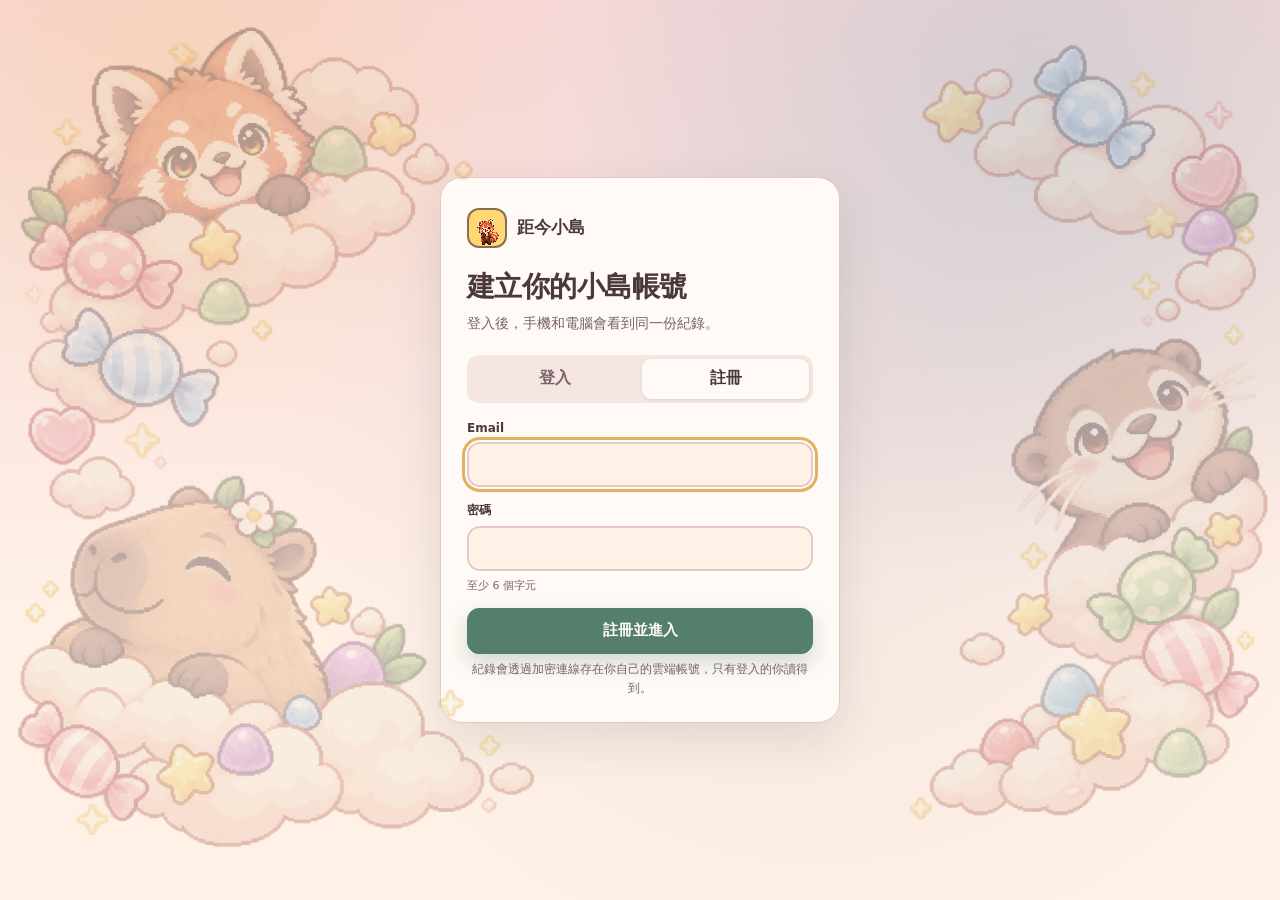
<file: index.html>
<!doctype html>
<html lang="zh-Hant">
<head>
  <meta charset="UTF-8">
  <meta name="viewport" content="width=device-width, initial-scale=1, viewport-fit=cover">
  <meta name="theme-color" content="#fff1e6">
  <meta name="description" content="距今小島：記錄做過的事與當下心情，讓每一天長成一座住滿動物的小島。">
  <title>距今小島｜行動心情日記</title>
  <link rel="manifest" href="manifest.webmanifest?v=16">
  <link rel="stylesheet" href="styles.css?v=52">
  <link rel="stylesheet" href="atlas.css?v=5">
  <link rel="stylesheet" href="redesign.css?v=48">
</head>
<body>
  <div class="sky-decor" aria-hidden="true"><i></i><i></i><i></i></div>
  <section class="auth-gate" id="authGate" hidden aria-labelledby="authTitle">
    <div class="auth-card">
      <div class="auth-brand"><span class="brand-mark"><img src="assets/pixel-red-panda.png" alt=""></span><strong>距今小島</strong></div>
      <h1 id="authTitle">登入你的小島</h1>
      <p class="auth-lead" id="authLead">登入後，手機和電腦會看到同一份紀錄。</p>
      <div class="auth-tabs" role="tablist" id="authTabs"><button type="button" role="tab" data-auth-mode="signin" aria-selected="true">登入</button><button type="button" role="tab" data-auth-mode="signup" aria-selected="false">註冊</button></div>
      <form id="authForm" novalidate>
        <label class="field" id="authEmailField"><span>Email</span><input id="authEmail" type="email" autocomplete="email" inputmode="email" required></label>
        <label class="field"><span id="authPasswordLabel">密碼</span><input id="authPassword" type="password" autocomplete="current-password" minlength="6" required><small id="authPasswordHint" hidden>至少 6 個字元</small></label>
        <p class="auth-message" id="authMessage" role="alert" hidden></p>
        <button type="submit" class="primary-button auth-submit" id="authSubmit">登入</button>
      </form>
      <button type="button" class="auth-link" id="authForgot">忘記密碼？</button>
      <p class="auth-privacy">紀錄會透過加密連線存在你自己的雲端帳號，只有登入的你讀得到。</p>
    </div>
  </section>
  <div class="app-shell">
    <header class="topbar">
      <button class="brand" data-go="home" aria-label="距今小島首頁"><span class="brand-mark"><img src="assets/pixel-red-panda.png" alt=""></span><span><strong>距今小島</strong><small>做過的事，會住進今天的小島</small></span></button>
      <button class="round-button" id="themeBtn" aria-label="切換深色模式"><svg aria-hidden="true" viewBox="0 0 24 24" width="18" height="18" fill="none" stroke="currentColor" stroke-width="1.8" stroke-linecap="round" stroke-linejoin="round"><path d="M20.2 15.1A8.5 8.5 0 0 1 8.9 3.8 8.5 8.5 0 1 0 20.2 15.1Z"/></svg></button>
    </header>

    <main>
      <section class="view active" data-view="home">
        <article class="today-hero">
          <div class="hero-copy">
            <p class="eyebrow" id="todayLabel"></p>
            <h1>今天的你，<br>會住在什麼島？</h1>
            <p id="todaySummary">每完成一件事，今天的島上就多一位小居民。</p>
            <div class="hero-actions"><button class="primary-button" id="quickRecordBtn">＋ 完成一件事</button><button class="soft-button" id="addItemBtn">新增活動</button></div>
          </div>
          <div class="monster-stage island-stage">
            <div class="island-vignette">
              <div class="stage-sparkles" aria-hidden="true">✦　·　✧</div>
              <div id="todayIsland">
                <div class="home-island-scene" id="homeIslandScene" aria-label="今天真正的 3D 動物島">
                  <canvas id="homeIslandCanvas" aria-label="今天真正的 3D 動物島預覽"></canvas>
                  <div class="home-island-loading" id="homeIslandLoading">正在長出今天的小島…</div>
                </div>
              </div>
              <div class="monster-caption" id="islandCaption"></div>
            </div>
          </div>
        </article>

        <div class="today-counters" id="todayCounters"></div>

        <div class="section-heading">
          <div><p class="eyebrow">你的活動</p><h2>上次是什麼時候？</h2></div>
          <div class="controls"><label class="search-box"><span>⌕</span><input id="searchInput" type="search" placeholder="搜尋活動" autocomplete="off"></label><select id="sortSelect" aria-label="排序方式"><option value="urgency">最久沒做</option><option value="recent">最近完成</option><option value="count">完成最多</option><option value="name">名稱</option></select></div>
        </div>
        <div class="type-chips" id="typeChips"></div>
        <div class="item-grid" id="itemGrid"></div>
        <div class="empty-state" id="emptyState" hidden><img src="assets/pixel-sloth.png" alt="樹懶夥伴"><h2>小島還沒有活動</h2><p>先加入一件你會重複做的事，例如畫畫、加班或整理房間。</p><button class="primary-button" id="emptyAddBtn">建立第一個活動</button></div>
      </section>

      <section class="view" data-view="history">
        <div class="page-heading"><div><p class="eyebrow">行動 × 當下心情</p><h1>時光足跡</h1><p>不只知道做過幾次，也記得那一次的自己。</p></div><button class="primary-button" id="manualRecordBtn">＋ 補登一次</button></div>
        <div class="history-list" id="historyList"></div>
      </section>

      <section class="view" data-view="collection">
        <div class="page-heading"><div><h1>你的每日群島</h1><p>把做過的事，拼成一片溫柔的風景。<br>選一座島，回到那一天的心情。</p></div></div>
        <div class="resident-legend" id="residentLegend"></div>
        <div id="archipelago" class="atlas-board"></div>
        <details class="atlas-help"><summary>心情會帶來哪些動物？</summary>
        <div class="friend-strip">
          <article><img src="assets/pixel-red-panda.png" alt="小熊貓"><div><strong>開心夥伴</strong><span>小熊貓或貓咪，代表明亮的一天</span></div></article>
          <article><img src="assets/pixel-otter.png" alt="水獺"><div><strong>成就夥伴</strong><span>水獺或貓熊，替完成的事情頒獎</span></div></article>
          <article><img src="assets/pixel-capybara.png" alt="水豚"><div><strong>平靜夥伴</strong><span>水豚或樹懶，陪你慢慢休息</span></div></article>
        </div>
        </details>
      </section>

      <section class="view" data-view="insights">
        <div class="page-heading"><div><p class="eyebrow">你把時間放在哪裡</p><h1>生活統計</h1><p>數量不是成績，只是一張更了解自己的地圖。</p></div></div>
        <div class="stat-grid" id="statGrid"></div>
        <div class="insight-grid">
          <article class="panel"><div class="panel-heading"><h2>近 7 天活動組成</h2><p>喜歡、工作、興趣、照顧與那些不太開心的事情。</p></div><div class="type-chart" id="typeChart"></div></article>
          <article class="panel"><div class="panel-heading"><h2>當下心情</h2><p>每次完成活動時留下的感受。</p></div><div class="mood-chart" id="moodChart"></div></article>
          <article class="panel rhythm-panel"><div class="panel-heading"><h2>活動節奏</h2><p>「通常多久做一次」依最近紀錄的中位數計算。</p></div><div class="rhythm-list" id="rhythmList"></div></article>
        </div>
      </section>

      <section class="view" data-view="settings">
        <div class="page-heading"><div><p class="eyebrow">你的島，你作主</p><h1>設定與備份</h1></div></div>
        <div class="settings-grid">
          <article class="panel setting-card wardrobe-setting"><span>🧥</span><div><h2>職業衣櫃</h2><p id="professionSettingHint">自動讀取今天「工作」類活動的名稱、分類與備註，只在本機判斷。</p></div><select id="professionSelect" aria-label="職業衣櫃模式"><option value="auto">自動偵測</option><option value="none">不穿職業服</option><option value="office">辦公行政</option><option value="medical">醫療照護</option><option value="technology">科技開發</option><option value="education">教育研究</option><option value="creative">創作設計</option><option value="food">餐飲烘焙</option><option value="care">照顧服務</option><option value="trades">工程技職</option></select><div class="wardrobe-preview" id="wardrobePreview"></div></article>
          <article class="panel setting-card account-card"><span>☁</span><div><h2>帳號與同步</h2><p id="accountStatus">尚未登入</p></div><button class="soft-button" id="signOutBtn">登出</button></article>
          <article class="panel setting-card"><span>⇩</span><div><h2>匯出備份</h2><p>保存活動、次數、心情與每日小島資料。</p></div><button class="soft-button" id="exportBtn">下載 JSON</button></article>
          <article class="panel setting-card"><span>⇧</span><div><h2>匯入備份</h2><p>用備份取代目前瀏覽器中的資料。</p></div><button class="soft-button" id="importBtn">選擇檔案</button><input id="importFile" type="file" accept="application/json" hidden></article>
          <article class="panel setting-card"><span>◐</span><div><h2>外觀</h2><p>跟隨系統，或固定亮色與暗色。</p></div><select id="themeSelect"><option value="system">跟隨系統</option><option value="light">亮色</option><option value="dark">暗色</option></select></article>
          <article class="panel setting-card danger-card"><span>×</span><div><h2>清除全部資料</h2><p>永久清除這個帳號在雲端與這個瀏覽器裡的紀錄。</p></div><button class="danger-button" id="clearBtn">清除資料</button></article>
        </div>
        <p class="privacy-note">紀錄會存在這個瀏覽器，並透過加密連線同步到你自己的雲端帳號；資料表設定成只有登入的你讀得到。每日小島在你的裝置上組成。</p>
      </section>
    </main>

    <nav class="bottom-nav" aria-label="主要導覽">
      <button class="nav-button active" data-target="home"><span>⌂</span><em>今日</em></button>
      <button class="nav-button" data-target="history"><span>◷</span><em>足跡</em></button>
      <button class="nav-button" data-target="collection"><span>♣</span><em>圖鑑</em></button>
      <button class="nav-button" data-target="insights"><span>▥</span><em>統計</em></button>
      <button class="nav-button" data-target="settings"><span>⚙</span><em>設定</em></button>
    </nav>
  </div>

  <dialog id="itemDialog" class="modal">
    <form method="dialog" id="itemForm">
      <div class="modal-head"><div><p class="eyebrow" id="itemDialogEyebrow">新的活動</p><h2 id="itemDialogTitle">加入小島</h2></div><button class="round-button close-modal" value="cancel" aria-label="關閉">×</button></div>
      <input type="hidden" id="itemId">
      <label class="field"><span>活動名稱</span><input id="itemName" maxlength="40" placeholder="例如：畫畫、整理房間" required></label>
      <div class="two-col">
        <label class="field"><span>它比較像哪一類？</span><select id="itemType"><option>喜歡</option><option>工作</option><option>興趣</option><option>照顧</option><option>家務</option><option>休息</option><option>不開心</option></select></label>
        <label class="field"><span>圖示</span><select id="itemIcon"><option>💗</option><option>💼</option><option>🎨</option><option>🌱</option><option>🧺</option><option>☕</option><option>🌧️</option><option>📚</option><option>🏃</option><option>✨</option></select></label>
      </div>
      <label class="field"><span>自訂分組（選填）</span><input id="itemCategory" maxlength="20" placeholder="例如：居家、健康"></label>
      <label class="field" hidden><span>島上的小居民</span><select id="itemResident"><option value="auto">✨ 依活動名稱自動判斷</option></select><small>我們會自動選擇，也可以由你指定；這不會改變活動的主要分類。</small></label>
      <label class="check-row" id="itemDoneRow"><input type="checkbox" id="itemDoneNow"><span>剛剛已經做了這件事（同時記一次）</span></label>
      <div class="mood-picker compact" id="itemMoodPicker" role="radiogroup" aria-label="做完時的心情" hidden><label><input type="radio" name="itemMood" value="開心"><span><b>●ᴗ●</b><small>開心</small></span></label><label><input type="radio" name="itemMood" value="有成就"><span><b>★ᴗ★</b><small>有成就</small></span></label><label><input type="radio" name="itemMood" value="平靜"><span><b>─ᴗ─</b><small>平靜</small></span></label><label><input type="radio" name="itemMood" value="普通" checked><span><b>•ᴗ•</b><small>普通</small></span></label><label><input type="radio" name="itemMood" value="疲累"><span><b>─︿─</b><small>疲累</small></span></label><label><input type="radio" name="itemMood" value="不開心"><span><b>•︿•</b><small>不開心</small></span></label></div>
      <div class="modal-actions"><button type="button" class="danger-link" id="deleteItemBtn" hidden>刪除活動</button><span></span><button value="cancel" class="ghost-button">取消</button><button type="submit" class="primary-button">儲存活動</button></div>
    </form>
  </dialog>

  <dialog id="recordDialog" class="modal record-modal">
    <form method="dialog" id="recordForm">
      <div class="modal-head"><div><p class="eyebrow">留下這一次</p><h2>做完時，感覺如何？</h2></div><button class="round-button close-modal" value="cancel" aria-label="關閉">×</button></div>
      <label class="field"><span>完成的活動</span><select id="recordItem" required></select></label>
      <div class="mood-picker" role="radiogroup" aria-label="當下心情">
        <label><input type="radio" name="recordMood" value="開心"><span><b>●ᴗ●</b><small>開心</small></span></label>
        <label><input type="radio" name="recordMood" value="有成就"><span><b>★ᴗ★</b><small>有成就</small></span></label>
        <label><input type="radio" name="recordMood" value="平靜"><span><b>─ᴗ─</b><small>平靜</small></span></label>
        <label><input type="radio" name="recordMood" value="普通" checked><span><b>•ᴗ•</b><small>普通</small></span></label>
        <label><input type="radio" name="recordMood" value="疲累"><span><b>─︿─</b><small>疲累</small></span></label>
        <label><input type="radio" name="recordMood" value="不開心"><span><b>•︿•</b><small>不開心</small></span></label>
      </div>
      <label class="field"><span>日期與時間</span><input id="recordDate" type="datetime-local" required></label>
      <label class="field"><span>留一句話（選填）</span><textarea id="recordNote" rows="3" maxlength="240" placeholder="剛剛發生了什麼？"></textarea></label>
      <div class="modal-actions"><span></span><button value="cancel" class="ghost-button">取消</button><button type="submit" class="primary-button">完成這一次</button></div>
    </form>
  </dialog>

  <dialog id="detailDialog" class="modal detail-modal"><div id="detailContent"></div></dialog>
  <dialog id="island3dDialog" class="modal island-3d-modal">
    <div class="island-3d-content">
      <div class="modal-head"><div><p class="eyebrow">單獨檢視</p><h2 id="island3dTitle">這一天的島</h2><p id="island3dSummary"></p></div><button class="round-button close-modal" aria-label="關閉">×</button></div>
      <div class="island-3d-scene" id="island3dScene" tabindex="0" aria-label="可用四個方向檢視的真正 3D 動物島"><canvas id="island3dCanvas" aria-label="真正的 3D 動物島"></canvas><div class="island-weather-layer" id="islandWeather" aria-hidden="true"></div><div class="real-3d-loading" id="island3dLoading">正在長出真正的 3D 動物島…</div><div class="real-mood-card" id="islandMoodCard"></div><div id="island3dWorld" aria-hidden="true"></div></div>
      <div class="island-turn-controls" aria-label="旋轉島嶼"><button id="turnIslandLeft" type="button" aria-label="向左旋轉 90 度">↶</button><button id="resetIslandView" class="island-view-status" type="button" aria-label="回到南岸視角"><strong id="islandTurnLabel" aria-live="polite">南岸</strong><span id="islandTurnDots" aria-hidden="true"><i class="active"></i><i></i><i></i><i></i></span></button><button id="turnIslandRight" type="button" aria-label="向右旋轉 90 度">↷</button></div>
      <p class="rotate-hint">拖曳或點按旋轉，會吸附到四個方向 · 鍵盤也可使用左右方向鍵</p>
    </div>
  </dialog>
  <div class="toast" id="toast" role="status" aria-live="polite"><span id="toastText"></span><button id="toastAction" hidden>復原</button></div>
  <script src="cloud-config.js?v=2"></script>
  <script src="cloud.js?v=2"></script>
  <script type="module" src="island3d.js?v=50"></script>
  <script src="app.js?v=70"></script>
</body>
</html>
</file>
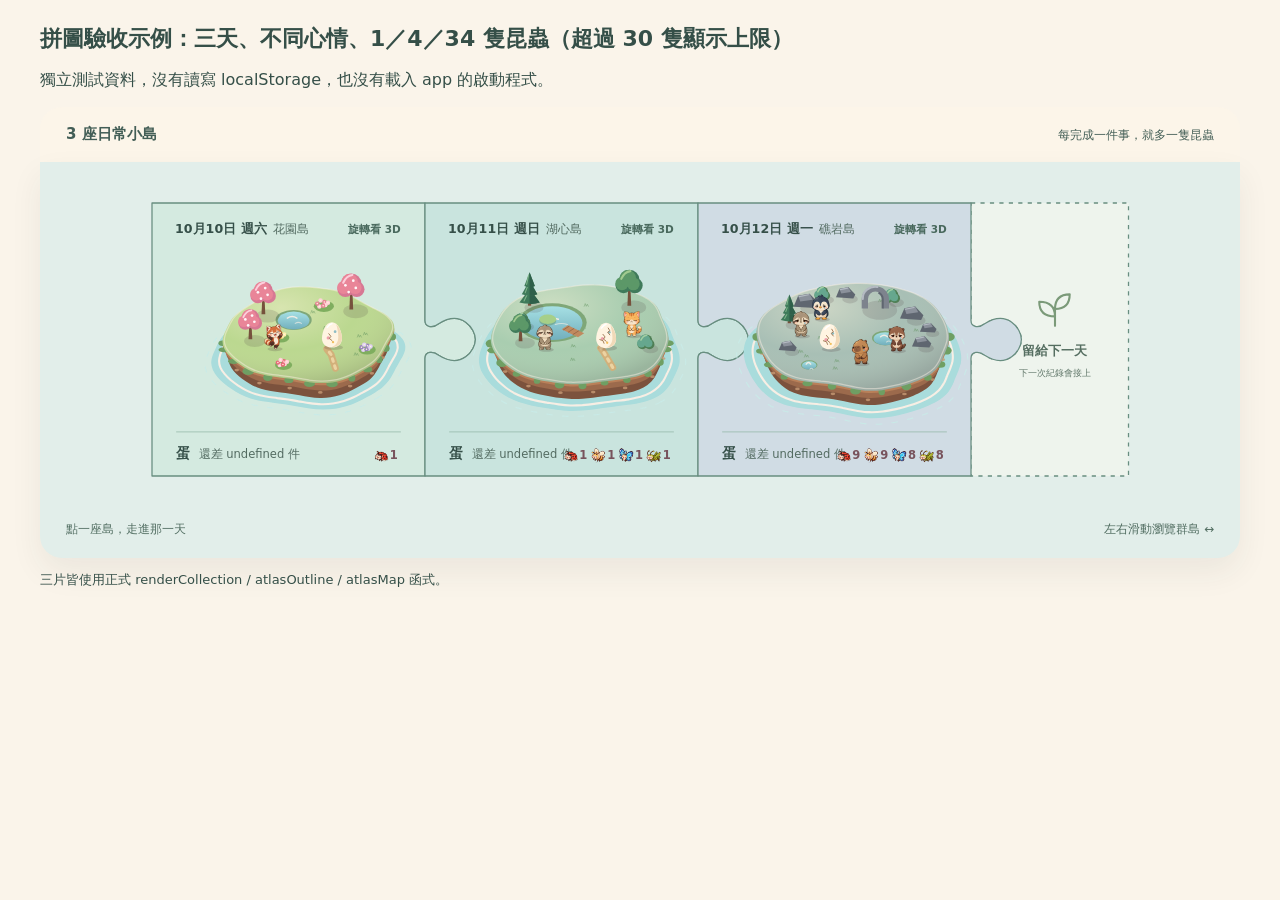
<file: qa/atlas.html>
<!doctype html><html lang="zh-Hant"><meta charset="utf-8"><meta name="viewport" content="width=device-width,initial-scale=1"><base href="../"><title>拼圖驗收示例（不儲存資料）</title><link rel="stylesheet" href="atlas.css?v=5"><style>body{margin:24px;background:#faf4ea;font-family:system-ui;color:#354f48}h1{font-size:22px}main{max-width:1200px;margin:auto}button{font:inherit}#result{white-space:pre-wrap;font-size:13px}</style><main><h1>拼圖驗收示例：三天、不同心情、1／4／34 隻昆蟲（超過 30 隻顯示上限）</h1><p>獨立測試資料，沒有讀寫 localStorage，也沒有載入 app 的啟動程式。</p><div id="residentLegend"></div><div id="archipelago"></div><p id="result"></p></main><script>
(async()=>{
  const source=await fetch('app.js?v=70').then(r=>r.text());
  const begin=source.indexOf('function atlasOutline('),end=source.indexOf('\nfunction openIsland3d',begin);
  const renderer=source.slice(begin,end),layoutStart=source.indexOf('// Island terrain.'),layoutCode=source.slice(layoutStart,source.indexOf('function islandHtml(',layoutStart));
  const dates=['2026-10-10','2026-10-11','2026-10-12'];
  const specs=[{mood:'開心',count:1,animal:{src:'assets/pixel-cat.png',species:'貓咪',name:'橘橘'},animalKey:'cat',neighbors:[{kind:'love',label:'喜愛收藏',species:'redPanda'}]},{mood:'平靜',count:4,animal:{src:'assets/pixel-capybara.png',species:'水豚',name:'暖暖'},animalKey:'capybara',neighbors:[{kind:'technology',label:'科技程式',species:'sloth'},{kind:'creative',label:'創作設計',species:'cat'}]},{mood:'不開心',count:34,animal:{src:'assets/pixel-penguin.png',species:'企鵝',name:'雨點'},animalKey:'penguin',neighbors:[{kind:'sad',label:'低潮時刻',species:'otter'},{kind:'home',label:'家務整理',species:'sloth'},{kind:'care',label:'照顧陪伴',species:'capybara'},{kind:'nature',label:'園藝自然',species:'penguin'}]}];
  const itemTypes=['喜歡','興趣','不開心'],data={items:itemTypes.map((type,i)=>({id:'i'+i,type})),records:dates.flatMap((date,i)=>Array.from({length:specs[i].count},()=>({at:date,itemId:'i'+i})))};
  const helpers={countMap:v=>v.reduce((a,x)=>(a[x]=(a[x]||0)+1,a),{}),dominant:(m,f)=>Object.entries(m).sort((a,b)=>b[1]-a[1])[0]?.[0]||f,hashString:v=>{let h=2166136261;for(const c of String(v)){h^=c.charCodeAt(0);h=Math.imul(h,16777619)}return h>>>0}};
  const [islandLayout,seededRandom]=new Function('data','countMap','dominant','hashString',layoutCode+';return [islandLayout,seededRandom];')(data,helpers.countMap,helpers.dominant,helpers.hashString);
  specs.forEach((spec,i)=>spec.layout=islandLayout(data.records.filter(r=>r.at===dates[i]),dates[i]));
  const animalDefs={redPanda:{src:'assets/pixel-red-panda.png',species:'小熊貓'},cat:{src:'assets/pixel-cat.png',species:'貓咪'},otter:{src:'assets/pixel-otter.png',species:'水獺'},sloth:{src:'assets/pixel-sloth.png',species:'樹懶'},capybara:{src:'assets/pixel-capybara.png',species:'水豚'},penguin:{src:'assets/pixel-penguin.png',species:'企鵝'}};
  new Function('data','$','dateKey','islandSpec','moodKeys','animalDefs','INSECT_DISPLAY_MAX','hashString','seededRandom',renderer+';renderCollection();')(data,s=>document.querySelector(s),x=>x,(_,key)=>specs[dates.indexOf(key)],{'開心':'happy','平靜':'calm','不開心':'sad'},animalDefs,30,helpers.hashString,seededRandom);
  document.querySelector('#result').textContent='三片皆使用正式 renderCollection / atlasOutline / atlasMap 函式。';
})();
</script></html>
</file>
<file: styles.css>
:root{--bg:#fff8ea;--bg2:#f7ead6;--surface:#fffdf7;--surface2:#f4ead9;--text:#40372f;--muted:#827567;--line:#dfcfb9;--pink:#ef8e97;--mint:#83bda7;--yellow:#f2c96e;--purple:#a991c7;--blue:#82acd1;--shadow:0 14px 0 rgba(98,75,48,.07),0 22px 45px rgba(88,61,31,.09);--pixel:4px;color-scheme:light}
:root[data-theme="dark"]{--bg:#242321;--bg2:#302d29;--surface:#34312d;--surface2:#403b35;--text:#fff5e5;--muted:#c9bbaa;--line:#5d5247;--shadow:0 14px 0 rgba(0,0,0,.13),0 22px 45px rgba(0,0,0,.2);color-scheme:dark}
*{box-sizing:border-box}html{scroll-behavior:smooth}body{margin:0;min-height:100vh;background:linear-gradient(180deg,color-mix(in srgb,var(--blue) 18%,var(--bg)) 0 260px,var(--bg) 560px);color:var(--text);font-family:"Trebuchet MS","Noto Sans TC",system-ui,sans-serif}.sky-decor{position:fixed;inset:0 0 auto;height:300px;pointer-events:none;overflow:hidden;z-index:-1}.sky-decor i{position:absolute;width:82px;height:26px;background:rgba(255,255,255,.52);border-radius:4px;box-shadow:20px -16px 0 rgba(255,255,255,.52),44px 0 0 rgba(255,255,255,.52)}.sky-decor i:nth-child(1){left:8%;top:140px}.sky-decor i:nth-child(2){right:18%;top:70px;transform:scale(.72)}.sky-decor i:nth-child(3){right:3%;top:220px;transform:scale(.45)}button,input,select,textarea{font:inherit}.app-shell{width:min(1160px,100%);margin:auto;padding:0 28px 116px}.topbar{height:92px;display:flex;align-items:center;justify-content:space-between}.brand{display:flex;align-items:center;gap:12px;background:transparent;border:0;color:var(--text);text-align:left;cursor:pointer}.brand-mark{width:49px;height:49px;display:grid;place-items:center;background:var(--yellow);border:3px solid var(--text);border-radius:14px;box-shadow:4px 4px 0 var(--text);font-weight:900}.brand strong{display:block;font-size:21px}.brand small{display:block;color:var(--muted);font-size:12px;margin-top:2px}.round-button{width:44px;height:44px;border:2px solid var(--line);border-radius:14px;background:var(--surface);color:var(--text);cursor:pointer;box-shadow:3px 3px 0 var(--line)}.view{display:none}.view.active{display:block}.eyebrow{margin:0 0 8px;color:#bf5e6d;font-size:12px;font-weight:900;letter-spacing:.12em;text-transform:uppercase}h1,h2,p{margin-top:0}h1{font-size:clamp(38px,6vw,65px);line-height:1.05;letter-spacing:-.045em;margin-bottom:16px}h2{font-size:27px;letter-spacing:-.02em}.primary-button,.soft-button,.ghost-button,.danger-button{border:0;border-radius:14px;padding:12px 17px;font-weight:900;cursor:pointer}.primary-button{background:var(--text);color:var(--surface);box-shadow:4px 4px 0 color-mix(in srgb,var(--text) 35%,transparent)}.soft-button{background:var(--surface);color:var(--text);border:2px solid var(--line);box-shadow:3px 3px 0 var(--line)}.ghost-button{background:transparent;color:var(--muted)}.danger-button{background:#b94f50;color:white}.danger-link{border:0;background:transparent;color:#b84f52;font-weight:800;cursor:pointer}.today-hero{position:relative;min-height:455px;border:3px solid var(--text);border-radius:34px;padding:48px;display:grid;grid-template-columns:1.05fr .95fr;align-items:center;background:linear-gradient(145deg,#ffe5a9 0%,#ffd7d8 48%,#cfddd4 100%);color:#43362f;box-shadow:8px 8px 0 #443930;overflow:hidden}.today-hero::before{content:"";position:absolute;inset:auto 0 0;height:88px;background:repeating-linear-gradient(90deg,#a7ce8c 0 18px,#97c27e 18px 36px);clip-path:polygon(0 40%,8% 68%,17% 35%,27% 63%,36% 32%,45% 70%,56% 38%,68% 72%,78% 42%,89% 66%,100% 35%,100% 100%,0 100%)}.hero-copy{position:relative;z-index:3;max-width:570px}.hero-copy>p:not(.eyebrow){max-width:510px;line-height:1.7}.hero-actions{display:flex;gap:10px;margin-top:24px}.monster-stage{position:relative;z-index:3;display:grid;justify-items:center;align-self:end;padding-bottom:36px;min-height:320px}.stage-sparkles{color:#fff;letter-spacing:12px;font-size:22px}.monster-caption{background:rgba(255,255,255,.77);border:2px solid #443930;border-radius:999px;padding:8px 14px;font-size:12px;font-weight:900;box-shadow:3px 3px 0 #443930;margin-top:-2px;min-height:36px}.hero-friend{position:absolute;right:-32px;bottom:-48px;width:190px;image-rendering:pixelated;filter:drop-shadow(5px 7px 0 rgba(65,48,32,.17));z-index:4}.today-counters{display:grid;grid-template-columns:repeat(4,1fr);gap:13px;margin:18px 0 46px}.counter-card{display:flex;align-items:center;gap:12px;background:var(--surface);border:2px solid var(--line);border-radius:20px;padding:16px 18px;box-shadow:4px 4px 0 var(--line)}.counter-card i{width:40px;height:40px;display:grid;place-items:center;border-radius:13px;background:var(--tone);font-style:normal;font-size:19px}.counter-card strong{display:block;font-size:25px}.counter-card span{color:var(--muted);font-size:11px}.section-heading,.page-heading{display:flex;align-items:end;justify-content:space-between;gap:22px;margin:38px 0 20px}.section-heading h2,.page-heading h1{margin-bottom:0}.page-heading{align-items:flex-end;margin:48px 0 28px}.page-heading>div>p:last-child{color:var(--muted);margin:8px 0 0}.controls{display:flex;gap:10px}.search-box{display:flex;align-items:center;gap:8px;background:var(--surface);border:2px solid var(--line);border-radius:14px;padding:0 12px}.search-box input{border:0;outline:0;background:transparent;color:var(--text);padding:11px 0;width:170px}.controls select,.collection-heading select{border:2px solid var(--line);background:var(--surface);color:var(--text);border-radius:14px;padding:0 12px}.type-chips{display:flex;gap:8px;overflow:auto;padding:2px 0 16px}.chip{border:2px solid var(--line);background:var(--surface);color:var(--muted);padding:8px 13px;border-radius:999px;cursor:pointer;white-space:nowrap;font-weight:800}.chip.active{background:var(--text);color:var(--surface);border-color:var(--text)}.item-grid{display:grid;grid-template-columns:repeat(3,minmax(0,1fr));gap:15px}.item-card{--tone:var(--pink);position:relative;background:var(--surface);border:2px solid var(--line);border-radius:23px;padding:19px;box-shadow:5px 5px 0 var(--line);overflow:hidden;transition:.18s}.item-card:hover{transform:translateY(-3px)}.item-card::after{content:"";position:absolute;width:90px;height:90px;right:-34px;top:-36px;border-radius:50%;background:color-mix(in srgb,var(--tone) 20%,transparent)}.card-top,.card-bottom{display:flex;align-items:center;justify-content:space-between;gap:12px;position:relative;z-index:2}.item-icon{width:46px;height:46px;display:grid;place-items:center;background:color-mix(in srgb,var(--tone) 25%,var(--surface));border:2px solid color-mix(in srgb,var(--tone) 55%,var(--line));border-radius:14px;font-size:22px}.more-button{border:0;background:transparent;color:var(--muted);font-size:20px;cursor:pointer}.item-card h3{font-size:20px;margin:16px 0 5px}.type-label{display:inline-flex;align-items:center;padding:5px 8px;border-radius:999px;background:color-mix(in srgb,var(--tone) 18%,var(--surface));font-size:11px;font-weight:900}.elapsed{display:flex;align-items:baseline;gap:6px;margin:20px 0 13px}.elapsed strong{font-size:35px}.elapsed span{font-size:13px;color:var(--muted)}.progress-track{height:8px;background:var(--surface2);border-radius:8px;overflow:hidden;margin-bottom:16px}.progress-track i{display:block;height:100%;width:var(--progress);max-width:100%;background:var(--tone);border-radius:inherit}.card-meta{font-size:11px;color:var(--muted)}.complete-button{border:2px solid var(--text);background:var(--tone);color:#3f332d;border-radius:12px;padding:9px 12px;font-weight:900;cursor:pointer;box-shadow:3px 3px 0 var(--text)}.empty-state{text-align:center;padding:55px 20px;background:var(--surface);border:2px dashed var(--line);border-radius:28px}.empty-state img{width:150px;image-rendering:pixelated}.empty-state p{color:var(--muted)}
/* generated daily monster */
.daily-monster{--body:#ef9aa4;--accent:#ffe0a0;position:relative;width:174px;height:180px;filter:drop-shadow(7px 9px 0 rgba(63,49,39,.22));image-rendering:pixelated}.monster-body{position:absolute;left:24px;top:38px;width:126px;height:125px;background:var(--body);border:5px solid #443930;border-radius:47% 47% 39% 39%;box-shadow:inset -10px -10px 0 rgba(80,48,40,.08)}.monster-belly{position:absolute;left:31px;bottom:13px;width:64px;height:43px;background:color-mix(in srgb,var(--accent) 52%,white);border:4px solid #443930;border-radius:50%}.monster-ear{position:absolute;top:-25px;width:45px;height:46px;background:var(--accent);border:5px solid #443930;z-index:-1}.monster-ear.left{left:2px;border-radius:70% 30% 45% 55%;transform:rotate(-17deg)}.monster-ear.right{right:2px;border-radius:30% 70% 55% 45%;transform:rotate(17deg)}.monster-eye{position:absolute;top:43px;width:13px;height:16px;background:#443930;border-radius:50%}.monster-eye.left{left:31px}.monster-eye.right{right:31px}.monster-eye::after{content:"";position:absolute;width:4px;height:4px;background:#fff;border-radius:50%;left:2px;top:2px}.monster-mouth{position:absolute;left:50%;top:69px;transform:translateX(-50%);width:28px;height:15px;border:4px solid #443930;border-top:0;border-radius:0 0 50% 50%}.daily-monster.tired .monster-eye{height:4px;border-radius:0;top:51px}.daily-monster.sad .monster-mouth{border-top:4px solid #443930;border-bottom:0;border-radius:50% 50% 0 0;top:77px}.daily-monster.achievement .monster-eye{background:#f7c847;clip-path:polygon(50% 0,61% 35%,100% 38%,70% 60%,80% 100%,50% 74%,20% 100%,30% 60%,0 38%,39% 35%);border-radius:0;width:18px;height:18px}.monster-spot{position:absolute;background:color-mix(in srgb,var(--accent) 80%,transparent);border:3px solid #443930}.monster-spot.a{width:27px;height:18px;left:10px;top:24px;border-radius:50%}.monster-spot.b{width:20px;height:28px;right:10px;top:81px;border-radius:50%}.monster-feet{position:absolute;left:20px;right:20px;bottom:-15px;display:flex;justify-content:space-between}.monster-feet i{width:34px;height:26px;background:var(--accent);border:5px solid #443930;border-radius:45% 45% 35% 35%}.monster-accessory{position:absolute;z-index:3;left:50%;transform:translateX(-50%);top:-15px;font-size:38px;filter:drop-shadow(2px 3px 0 #443930)}.monster-accessory.empty{top:58px;font-size:32px}.monster-tail{position:absolute;right:-27px;bottom:22px;width:48px;height:65px;border:5px solid #443930;border-radius:60% 45% 55% 40%;background:var(--accent);z-index:-2;transform:rotate(20deg)}.tiny-monster{transform:scale(.58);transform-origin:center;display:block;margin:-35px auto -34px}

.island-stage{min-width:330px}.daily-island{position:relative;width:310px;height:238px;margin:auto;filter:drop-shadow(7px 10px 0 rgba(63,49,39,.16));image-rendering:pixelated}.island-water{position:absolute;left:10px;right:10px;bottom:5px;height:72px;border:4px solid #443930;border-radius:50%;background:repeating-radial-gradient(ellipse at center,#9edce3 0 18px,#79c7d5 19px 31px,#bce9e6 32px 42px)}.island-soil{position:absolute;left:45px;right:45px;bottom:44px;height:75px;background:#c78855;border:4px solid #443930;border-radius:16% 18% 48% 48%;clip-path:polygon(0 0,100% 0,85% 74%,63% 88%,50% 100%,37% 88%,15% 74%)}.island-grass{position:absolute;left:37px;right:37px;bottom:90px;height:59px;background:linear-gradient(180deg,#c8e49b,#8fc77d);border:4px solid #443930;border-radius:50%;box-shadow:inset 0 -9px 0 rgba(65,116,76,.12)}.island-cloud{position:absolute;right:20px;top:10px;color:#fff;font-size:50px;filter:drop-shadow(3px 4px 0 rgba(72,98,107,.16));z-index:0}.island-main-animal{position:absolute;z-index:4;left:50%;bottom:82px;transform:translateX(-50%);width:126px;height:126px;object-fit:contain;image-rendering:pixelated;filter:drop-shadow(3px 5px 0 rgba(67,49,38,.18))}.island-egg{position:absolute;z-index:4;left:50%;bottom:98px;transform:translateX(-50%);font-size:62px}.island-decor{position:absolute;z-index:3;left:48px;bottom:110px;font-size:29px;filter:drop-shadow(2px 2px 0 #fff)}.island-residents{position:absolute;inset:0;z-index:6;pointer-events:none}.island-resident,.resident-more{position:absolute;width:34px;height:34px;display:grid;place-items:center;border:2px solid #443930;border-radius:12px;background:#fff8e8;box-shadow:2px 3px 0 rgba(68,57,48,.24);font-size:21px;animation:residentBob 2.8s ease-in-out infinite}.resident-1{left:44px;bottom:78px}.resident-2{right:43px;bottom:80px}.resident-3{left:77px;bottom:50px}.resident-4{right:76px;bottom:48px}.resident-5{left:27px;bottom:115px}.resident-6{right:26px;bottom:119px}.resident-7{left:104px;bottom:82px}.resident-8{right:103px;bottom:78px}.resident-9{left:57px;bottom:143px}.resident-10{right:55px;bottom:148px}.resident-11{left:114px;bottom:37px}.resident-12{right:112px;bottom:34px}.island-resident:nth-child(2n){animation-delay:-1.1s}.resident-more{right:4px;bottom:48px;background:#443930;color:#fff8e8;font-size:12px;font-weight:900}@keyframes residentBob{0%,100%{transform:translateY(0)}50%{transform:translateY(-4px)}}
.resident-legend{display:flex;flex-wrap:wrap;gap:8px;margin:-6px 0 20px}.resident-legend span{padding:7px 10px;background:var(--surface);border:2px solid var(--line);border-radius:999px;font-size:11px;font-weight:900}.archipelago{position:relative;display:grid;grid-template-columns:repeat(3,minmax(0,1fr));gap:24px 15px;padding:32px 24px 68px;border:3px solid var(--text);border-radius:32px;background:radial-gradient(circle at 18% 23%,rgba(255,255,255,.72) 0 3px,transparent 4px),radial-gradient(circle at 78% 64%,rgba(255,255,255,.7) 0 4px,transparent 5px),linear-gradient(145deg,#bde9e7,#8fcfd9);box-shadow:7px 7px 0 var(--text);overflow:hidden}.archipelago::before{content:"";position:absolute;inset:0;background:repeating-radial-gradient(ellipse at 50% 110%,transparent 0 37px,rgba(255,255,255,.25) 39px 41px,transparent 43px 64px);pointer-events:none}.island-card{position:relative;z-index:1;min-width:0;text-align:center;padding:4px 4px 16px;border-radius:24px;transition:.2s}.island-card:nth-child(even){transform:translateY(34px)}.island-card:hover{filter:brightness(1.03);transform:translateY(-4px)}.island-card:nth-child(even):hover{transform:translateY(30px)}.mini-island{transform:scale(.72);transform-origin:center;margin:-29px auto -28px}.island-card-copy{position:relative;z-index:8;display:inline-block;min-width:150px;padding:9px 14px;background:rgba(255,248,232,.9);color:#443930;border:2px solid #443930;border-radius:15px;box-shadow:3px 3px 0 #443930}.island-card h3{margin:0 0 3px;font-size:15px}.island-card p{margin:0;font-size:10px;color:#6e6259}.island-card strong{display:block;margin-top:5px;font-size:11px;color:#ae5965}
.card-labels{display:flex;flex-wrap:wrap;gap:6px}.resident-label{display:inline-flex;align-items:center;padding:5px 8px;border:1px solid var(--line);border-radius:999px;background:var(--surface2);font-size:11px;font-weight:900}.resident-legend{padding:12px;background:color-mix(in srgb,var(--surface) 76%,transparent);border:2px dashed var(--line);border-radius:18px}
/* secondary views */
.history-list{display:grid;gap:12px}.history-group{margin-bottom:12px}.history-date{font-size:13px;color:var(--muted);font-weight:900;margin:19px 4px 9px}.history-entry{display:grid;grid-template-columns:auto 1fr auto auto;align-items:center;gap:14px;background:var(--surface);border:2px solid var(--line);border-radius:18px;padding:14px 16px;box-shadow:3px 3px 0 var(--line)}.history-main strong{display:block}.history-main small{display:block;color:var(--muted);margin-top:4px}.mood-badge{display:inline-flex;padding:5px 8px;border-radius:999px;background:var(--surface2);font-size:11px;font-weight:900}.history-time{color:var(--muted);font-size:12px}.delete-record{border:0;background:transparent;color:var(--muted);cursor:pointer;font-size:18px}.friend-strip{display:grid;grid-template-columns:repeat(3,1fr);gap:15px;margin-bottom:28px}.friend-strip article{display:flex;align-items:center;gap:12px;background:var(--surface);border:2px solid var(--line);border-radius:22px;padding:12px;box-shadow:4px 4px 0 var(--line)}.friend-strip img{width:84px;height:84px;object-fit:contain;image-rendering:pixelated}.friend-strip strong,.friend-strip span{display:block}.friend-strip span{color:var(--muted);font-size:11px;line-height:1.5;margin-top:4px}.daily-grid{display:grid;grid-template-columns:repeat(4,minmax(0,1fr));gap:14px}.day-monster-card{background:var(--surface);border:2px solid var(--line);border-radius:23px;padding:16px;text-align:center;box-shadow:4px 4px 0 var(--line)}.day-monster-card h3{margin:4px 0;font-size:16px}.day-monster-card p{color:var(--muted);font-size:11px;margin:0}.panel{background:var(--surface);border:2px solid var(--line);border-radius:23px;padding:21px;box-shadow:4px 4px 0 var(--line)}.panel-heading{margin-bottom:18px}.panel-heading h2{margin-bottom:5px}.panel-heading p{color:var(--muted);font-size:12px;margin:0;line-height:1.5}.stat-grid{display:grid;grid-template-columns:repeat(4,1fr);gap:13px;margin-bottom:17px}.stat-card{background:var(--surface);border:2px solid var(--line);border-radius:20px;padding:18px;box-shadow:4px 4px 0 var(--line)}.stat-card strong{display:block;font-size:35px}.stat-card span{color:var(--muted);font-size:12px}.insight-grid{display:grid;grid-template-columns:1fr 1fr;gap:17px}.rhythm-panel{grid-column:1/-1}.type-chart,.mood-chart{display:grid;gap:11px}.chart-row{display:grid;grid-template-columns:76px 1fr 32px;gap:10px;align-items:center;font-size:12px}.chart-track{height:11px;background:var(--surface2);border-radius:9px;overflow:hidden}.chart-track i{display:block;height:100%;border-radius:inherit}.rhythm-list{display:grid;gap:12px}.rhythm-row{display:grid;grid-template-columns:38px minmax(130px,1fr) 2fr auto;align-items:center;gap:12px}.rhythm-row .item-icon{width:38px;height:38px;font-size:18px}.rhythm-bar{height:9px;background:var(--surface2);border-radius:8px;overflow:hidden}.rhythm-bar i{display:block;height:100%;border-radius:inherit}.rhythm-meta{text-align:right;color:var(--muted);font-size:12px}.settings-grid{display:grid;grid-template-columns:1fr 1fr;gap:14px}.setting-card{display:grid;grid-template-columns:auto 1fr auto;gap:14px;align-items:center}.setting-card>span{width:42px;height:42px;display:grid;place-items:center;background:var(--surface2);border-radius:12px;font-size:21px}.setting-card h2{font-size:18px;margin:0}.setting-card p{font-size:11px;color:var(--muted);margin:4px 0 0}.setting-card select{border:2px solid var(--line);background:var(--surface2);color:var(--text);padding:10px;border-radius:12px}.danger-card{border-color:#c77f7f}.privacy-note{text-align:center;color:var(--muted);font-size:12px;margin:25px}.bottom-nav{position:fixed;left:50%;bottom:18px;transform:translateX(-50%);display:flex;gap:5px;background:#40372f;padding:7px;border:3px solid #fff7e9;border-radius:20px;box-shadow:0 9px 0 rgba(64,55,47,.2),0 15px 35px rgba(0,0,0,.18);z-index:40}.nav-button{border:0;background:transparent;color:#d8cbbd;padding:8px 15px;border-radius:12px;cursor:pointer;min-width:60px}.nav-button span,.nav-button em{display:block}.nav-button span{font-size:17px}.nav-button em{font-size:10px;font-style:normal;margin-top:2px}.nav-button.active{background:#fff6e8;color:#40372f}.modal{border:0;border-radius:26px;background:var(--surface);color:var(--text);width:min(540px,calc(100% - 28px));padding:0;box-shadow:0 30px 100px rgba(0,0,0,.28)}.modal::backdrop{background:rgba(40,34,30,.56);backdrop-filter:blur(5px)}.modal form,.detail-modal>div{padding:25px}.modal-head{display:flex;justify-content:space-between;align-items:flex-start;margin-bottom:20px}.modal-head h2{font-size:27px;margin:0}.field{display:grid;gap:7px;margin-bottom:15px}.field>span{font-size:12px;font-weight:900}.field input,.field select,.field textarea{width:100%;border:2px solid var(--line);background:var(--bg);color:var(--text);padding:11px 12px;border-radius:13px;outline:0}.field small{color:var(--muted);font-size:11px}.two-col{display:grid;grid-template-columns:1fr 1fr;gap:12px}.modal-actions{display:flex;align-items:center;gap:8px;margin-top:7px}.modal-actions>span{flex:1}.mood-picker{display:grid;grid-template-columns:repeat(3,1fr);gap:8px;margin-bottom:16px}.mood-picker input{position:absolute;opacity:0}.mood-picker span{display:grid;place-items:center;border:2px solid var(--line);border-radius:14px;padding:10px 5px;background:var(--bg);cursor:pointer}.mood-picker b{font-size:18px}.mood-picker small{font-size:10px;color:var(--muted);margin-top:4px}.mood-picker input:checked+span{border-color:var(--text);background:var(--yellow);box-shadow:3px 3px 0 var(--text)}.detail-summary{display:grid;grid-template-columns:repeat(3,1fr);gap:8px;margin:14px 0}.mini-stat{background:var(--surface2);padding:12px;border-radius:13px;text-align:center}.mini-stat strong,.mini-stat span{display:block}.mini-stat span{font-size:10px;color:var(--muted)}.detail-history{max-height:260px;overflow:auto}.detail-record{display:flex;justify-content:space-between;border-top:1px solid var(--line);padding:10px 2px}.detail-record small{color:var(--muted)}.toast{position:fixed;left:50%;bottom:105px;transform:translate(-50%,20px);opacity:0;pointer-events:none;background:#40372f;color:#fff7e9;padding:11px 15px;border-radius:14px;display:flex;align-items:center;gap:14px;transition:.2s;z-index:60;box-shadow:4px 4px 0 #fff7e9}.toast.show{opacity:1;transform:translate(-50%,0);pointer-events:auto}.toast button{border:0;background:transparent;color:#ffd477;font-weight:900}
.wardrobe-setting{grid-column:1/-1}.wardrobe-preview{grid-column:1/-1;display:grid;grid-template-columns:repeat(8,minmax(0,1fr));gap:8px}.wardrobe-option{min-width:0;border:2px solid var(--line);background:var(--bg);color:var(--text);border-radius:15px;padding:7px 5px;cursor:pointer}.wardrobe-option.active{border-color:var(--text);background:var(--yellow);box-shadow:3px 3px 0 var(--text)}.wardrobe-option img{display:block;width:100%;height:68px;object-fit:contain;image-rendering:pixelated}.wardrobe-option span{display:block;width:auto;height:auto;margin-top:3px;background:transparent;border-radius:0;font-size:9px;white-space:nowrap}
@media(max-width:900px){.today-hero{grid-template-columns:1fr 1fr;padding:34px}.hero-friend{width:150px}.item-grid{grid-template-columns:repeat(2,1fr)}.daily-grid{grid-template-columns:repeat(3,1fr)}.friend-strip{grid-template-columns:1fr}.friend-strip article{min-height:100px}.friend-strip img{width:76px;height:76px}}
@media(max-width:720px){.app-shell{padding:0 14px 106px}.topbar{height:74px}.brand small{display:none}.today-hero{min-height:610px;display:block;padding:27px 22px;border-radius:26px}.hero-copy{position:relative;z-index:6}.hero-copy h1{font-size:42px}.hero-copy>p:not(.eyebrow){max-width:270px}.monster-stage{min-height:250px;padding:10px 0 52px}.hero-friend{width:126px;right:-24px;bottom:-22px}.today-counters{grid-template-columns:1fr 1fr;margin-bottom:34px}.counter-card{padding:12px}.section-heading,.page-heading{align-items:flex-start;flex-direction:column;margin:30px 0 18px}.controls{width:100%;flex-direction:column}.search-box input{width:100%}.controls select{height:43px}.item-grid,.settings-grid,.insight-grid{grid-template-columns:1fr}.stat-grid{grid-template-columns:1fr 1fr}.daily-grid{grid-template-columns:repeat(2,1fr)}.history-entry{grid-template-columns:auto 1fr auto}.history-time{display:none}.history-entry .delete-record{grid-column:3}.rhythm-row{grid-template-columns:38px 1fr auto}.rhythm-bar{grid-column:2/-1}.setting-card{grid-template-columns:auto 1fr}.setting-card button,.setting-card select{grid-column:1/-1;width:100%}.bottom-nav{width:calc(100% - 18px);justify-content:space-around}.nav-button{min-width:0;flex:1;padding:7px 5px}.two-col{grid-template-columns:1fr}.modal{border-radius:24px 24px 0 0;width:100%;max-height:94vh;margin:auto 0 0}.modal form,.detail-modal>div{padding:21px}.mood-picker{grid-template-columns:repeat(3,1fr)}.detail-summary{grid-template-columns:1fr 1fr}.detail-summary .mini-stat:last-child{grid-column:1/-1}}
@media(max-width:900px){.archipelago{grid-template-columns:repeat(2,minmax(0,1fr))}.island-stage{min-width:290px}.daily-island{transform:scale(.9);transform-origin:center}.mini-island{transform:scale(.66);margin:-38px auto -38px}}
@media(max-width:720px){.island-stage{min-width:0;min-height:278px;padding-top:4px}.island-stage .daily-island{transform:scale(.82);margin:-12px auto -18px}.archipelago{grid-template-columns:1fr;padding:22px 8px 34px}.island-card:nth-child(even),.island-card:nth-child(even):hover{transform:none}.island-card:hover{transform:none}.mini-island{transform:scale(.72);margin:-29px auto -28px}.resident-legend{gap:6px}.resident-legend span{font-size:10px}.hero-friend{opacity:.78}}
@media(max-width:900px){.wardrobe-preview{grid-template-columns:repeat(4,minmax(0,1fr))}}
@media(max-width:720px){.wardrobe-preview{grid-template-columns:repeat(2,minmax(0,1fr))}.wardrobe-setting .wardrobe-option{grid-column:auto;width:auto}.wardrobe-option img{height:82px}.wardrobe-setting{display:grid}.wardrobe-setting select{grid-column:1/-1}}

/* v10: level cards and use complete, integrated profession mascots. */
.counter-card,.item-card,.panel,.stat-card,.friend-strip article,.history-entry,.island-card-copy{box-shadow:0 4px 0 var(--line)}
.item-card:hover,.island-card:hover,.island-card:nth-child(even),.island-card:nth-child(even):hover{transform:none}
.profession-mascot,.profession-sprite{display:block;background-image:url('assets/profession-mascots-v2.png');background-repeat:no-repeat;background-size:400% 200%;image-rendering:auto}
.profession-mascot{position:absolute;z-index:4;left:50%;bottom:78px;transform:translateX(-50%);width:138px;height:138px;filter:drop-shadow(3px 5px 0 rgba(67,49,38,.18))}
.profession-sprite{width:100%;height:78px;margin:0;background-color:transparent!important;border-radius:0!important}
.role-office{background-position:0 0}.role-medical{background-position:33.333% 0}.role-technology{background-position:66.667% 0}.role-education{background-position:100% 0}.role-creative{background-position:0 100%}.role-food{background-position:33.333% 100%}.role-care{background-position:66.667% 100%}.role-trades{background-position:100% 100%}
.wardrobe-option .profession-sprite{display:block;width:100%;height:78px;margin:0;background-color:transparent;border-radius:0}
.wardrobe-option .wardrobe-label{display:block;width:auto;height:auto;margin-top:3px;background:transparent;border-radius:0;font-size:9px;white-space:nowrap}
button:focus-visible,input:focus-visible,select:focus-visible,textarea:focus-visible{outline:3px solid var(--yellow);outline-offset:3px}

@media(max-width:720px){
  .app-shell{padding-bottom:calc(142px + env(safe-area-inset-bottom))}
  .today-counters{align-items:stretch;gap:10px}
  .counter-card{min-height:78px;padding:12px 14px}
  .counter-card i{flex:0 0 40px}
  .bottom-nav{bottom:calc(10px + env(safe-area-inset-bottom));box-shadow:0 7px 18px rgba(0,0,0,.24)}
  .card-bottom{align-items:flex-end}
  .complete-button{flex:0 0 auto}
  .profession-mascot{width:132px;height:132px;bottom:80px}
}

/* v17: a single, calm diorama for the home island. */
.today-hero{grid-template-columns:minmax(0,1.08fr) minmax(340px,.92fr);column-gap:38px;background:linear-gradient(145deg,#ffe7b5 0%,#f8d8d4 52%,#d3e2d8 100%);box-shadow:0 14px 30px rgba(68,57,48,.2)}
.today-hero::before{height:62px;background:#9fc98b;clip-path:none;border-radius:52% 52% 0 0/34% 34% 0 0;transform:scaleX(1.05)}
.island-stage{min-width:340px;align-self:center;padding:0;min-height:0}
.island-vignette{position:relative;width:min(100%,370px);padding:16px 20px 14px;overflow:hidden;isolation:isolate;border:2px solid rgba(68,57,48,.45);border-radius:24px;background:linear-gradient(180deg,rgba(255,250,240,.72) 0 66%,rgba(204,232,224,.88) 66% 100%);box-shadow:0 14px 26px rgba(68,57,48,.16)}
.island-vignette::before{content:"";position:absolute;width:82px;height:82px;right:24px;top:25px;border-radius:50%;background:rgba(255,221,142,.5);box-shadow:0 0 28px rgba(255,221,142,.34)}
.island-vignette::after{content:"";position:absolute;left:18px;right:18px;bottom:51px;height:1px;background:rgba(68,57,48,.18)}
.stage-sparkles,.island-stage .island-cloud{display:none}
.island-stage #todayIsland{position:relative;z-index:1}
.island-stage .daily-island{width:320px;height:230px;margin:0 auto;filter:none}
.island-stage .daily-island::before{content:"";position:absolute;left:24px;right:24px;bottom:28px;height:38px;border-radius:50%;background:rgba(54,82,77,.16);filter:blur(3px);z-index:0}
.island-stage .island-water{left:12px;right:12px;bottom:27px;height:74px;border:2px solid rgba(57,91,91,.62);background:radial-gradient(ellipse at center,#d2f0eb 0 22%,#91d4db 23% 48%,#bce8e5 49% 72%,#78c4d0 73%);box-shadow:inset 0 6px 10px rgba(255,255,255,.45);z-index:1}
.island-stage .island-soil{left:51px;right:51px;bottom:66px;height:69px;border:0;border-radius:0;background:linear-gradient(155deg,#d59a63 0 46%,#bd7749 47% 100%);clip-path:polygon(0 0,100% 0,88% 66%,64% 88%,50% 100%,36% 88%,12% 66%);z-index:2;filter:drop-shadow(0 7px 5px rgba(68,57,48,.18))}
.island-stage .island-grass{left:43px;right:43px;bottom:111px;height:54px;border:2px solid rgba(58,91,60,.7);background:linear-gradient(180deg,#cce8a7,#91c77d);box-shadow:inset 0 -8px 0 rgba(65,116,76,.1);z-index:3}
.island-stage .island-main-animal{bottom:105px;width:128px;height:128px;filter:drop-shadow(0 6px 5px rgba(67,49,38,.2))}
.island-stage .profession-mascot{bottom:101px;width:140px;height:140px;filter:drop-shadow(0 6px 5px rgba(67,49,38,.2))}
.island-stage .island-egg{bottom:119px}
.island-stage .island-decor{left:55px;bottom:132px;font-size:27px;filter:drop-shadow(0 2px 2px rgba(255,255,255,.85))}
.island-stage .island-resident,.island-stage .resident-more{width:30px;height:30px;border:1px solid rgba(68,57,48,.55);border-radius:10px;background:#fffaf0;box-shadow:0 4px 7px rgba(68,57,48,.16);font-size:18px}
.island-stage .resident-1{left:43px;bottom:88px}.island-stage .resident-2{right:43px;bottom:90px}.island-stage .resident-3{left:76px;bottom:61px}.island-stage .resident-4{right:76px;bottom:60px}.island-stage .resident-5{left:30px;bottom:120px}.island-stage .resident-6{right:30px;bottom:122px}.island-stage .resident-7{left:104px;bottom:91px}.island-stage .resident-8{right:104px;bottom:89px}.island-stage .resident-9{left:61px;bottom:146px}.island-stage .resident-10{right:60px;bottom:149px}.island-stage .resident-11{left:111px;bottom:49px}.island-stage .resident-12{right:111px;bottom:47px}
.island-stage .resident-more{right:9px;bottom:61px;background:#54473f;color:#fffaf0;font-size:11px}
.island-vignette .monster-caption{position:relative;z-index:2;width:100%;min-height:36px;margin:0;padding:10px 4px 0;border:0;border-radius:0;background:transparent;box-shadow:none;color:#55473f;text-align:center;font-size:12px;line-height:1.45}

@media(max-width:900px){
  .today-hero{grid-template-columns:minmax(0,1fr) minmax(300px,.9fr);column-gap:22px;padding:40px 34px}
  .island-stage{min-width:300px}
  .island-stage .daily-island{transform:scale(.9);margin:-10px auto -12px}
}

@media(max-width:720px){
  .today-hero{padding:28px 22px 32px}
  .island-stage{min-width:0;min-height:0;padding-top:26px}
  .island-vignette{width:min(100%,350px);padding:14px 10px 12px;border-radius:20px}
  .island-stage .daily-island{transform:scale(.88);margin:-8px auto -16px}
  .island-vignette .monster-caption{padding:10px 8px 0;font-size:11px}
}

/* v18: the home hero now shares the real Three.js island world. */
.island-vignette{padding:0 0 12px;overflow:hidden;background:linear-gradient(155deg,#c8e9ed 0 56%,#e9efd8 57% 100%);border-color:rgba(68,57,48,.34)}
.island-vignette::before,.island-vignette::after{display:none}
.island-stage #todayIsland{width:100%}
.home-island-scene{position:relative;width:100%;height:285px;overflow:hidden;background:linear-gradient(155deg,#bfe5ea 0 56%,#e7efd8 57% 100%)}
.home-island-scene::after{content:"";position:absolute;inset:auto 0 0;height:24%;background:linear-gradient(180deg,rgba(140,195,175,.06),rgba(116,176,157,.18));pointer-events:none}
#homeIslandCanvas{position:absolute;inset:0;width:100%;height:100%;display:block}
.home-island-loading{position:absolute;z-index:2;left:50%;bottom:18px;transform:translateX(-50%);padding:7px 11px;border-radius:11px;background:rgba(255,250,240,.9);color:#55473f;font-size:11px;font-weight:900;box-shadow:0 5px 14px rgba(68,57,48,.16);white-space:nowrap}
.home-island-loading[hidden]{display:none}
.island-vignette .monster-caption{padding:11px 16px 0}

@media(max-width:720px){
  .island-vignette{padding:0 0 10px}
  .home-island-scene{height:250px}
  .island-vignette .monster-caption{padding:10px 12px 0}
}

/* v22: flat illustrated map pieces; 3D is loaded only after selection. */
.puzzle-board{display:grid;grid-template-columns:none;grid-auto-flow:column;grid-auto-columns:clamp(282px,31vw,340px);justify-content:center;gap:0;padding:34px 46px 42px;border:1px solid color-mix(in srgb,#6aa8a4 42%,transparent);border-radius:24px;background:linear-gradient(145deg,#d7f2ed,#a9dce1);overflow-x:auto;overflow-y:hidden;overscroll-behavior-inline:contain;scroll-snap-type:inline proximity;scrollbar-color:#5f928c transparent;isolation:isolate}
.puzzle-board::before{border-radius:24px;background:radial-gradient(ellipse at 50% 108%,transparent 0 39%,rgba(255,255,255,.3) 40% 41%,transparent 42% 57%,rgba(255,255,255,.2) 58% 59%,transparent 60%);pointer-events:none}
.puzzle-board.single-piece{grid-auto-columns:clamp(360px,42vw,420px)}
.puzzle-board:has(.puzzle-piece:nth-child(4)){justify-content:start}.collection-empty{grid-column:1/-1;min-width:min(620px,calc(100vw - 80px))}
.puzzle-piece{--piece:#fff6d9;position:relative;z-index:1;min-width:0;aspect-ratio:1.125/1;border:0;background:transparent;color:#443930;padding:0;cursor:pointer;text-align:left;overflow:visible;scroll-snap-align:center;transition:translate .2s ease-out,filter .2s ease-out}
.puzzle-piece:nth-child(4n+2){--piece:#ffe8b5}.puzzle-piece:nth-child(4n+3){--piece:#f8dce1}.puzzle-piece:nth-child(4n){--piece:#e5def3}
.puzzle-piece+.puzzle-piece{margin-inline-start:-18px}.puzzle-piece:hover{z-index:8;translate:0 -4px;filter:drop-shadow(0 12px 12px rgba(50,101,96,.17))}.puzzle-piece:focus-visible{z-index:8;outline:3px solid #f1bf5b;outline-offset:3px}
.puzzle-shell{position:absolute;inset:0;width:100%;height:100%;overflow:visible;filter:drop-shadow(0 10px 13px rgba(50,101,96,.13));pointer-events:none}.puzzle-shell path{fill:var(--piece);stroke:#52776c;stroke-width:2.2;vector-effect:non-scaling-stroke}
.puzzle-date{position:absolute;z-index:8;left:15%;top:12%;font-size:12px;font-weight:850;letter-spacing:.01em}.puzzle-caption{position:absolute;z-index:8;left:15%;right:51%;bottom:8.5%;text-align:left;font-size:11px;font-weight:800;white-space:nowrap;overflow:hidden;text-overflow:ellipsis}.puzzle-piece>strong{position:absolute;z-index:8;left:55%;right:12%;bottom:8.5%;text-align:right;color:#914f5a;font-size:10px;white-space:nowrap}
.puzzle-map-view{position:absolute;z-index:2;left:12%;right:8%;top:18%;bottom:19%;display:block;overflow:visible;--map-land:var(--ground,#acd19b);--map-water:var(--water,#82cad5);--map-stone:var(--stone,#f0d8ad)}
.puzzle-map{position:absolute;inset:0;width:100%;height:100%;overflow:visible}.map-water{fill:color-mix(in srgb,var(--map-water) 76%,#dff7f1);stroke:#5c9596;stroke-width:2}.map-ripple{fill:none;stroke:rgba(255,255,255,.48);stroke-width:4;stroke-linecap:round}.map-land{fill:var(--map-land);stroke:#527358;stroke-width:3}.map-stream{fill:none;stroke:var(--map-water);stroke-width:15;stroke-linecap:round}.map-pond{fill:var(--map-water);stroke:#5c9596;stroke-width:2}.map-bridge path{fill:none;stroke:#9b684f;stroke-width:7;stroke-linecap:round}.map-bridge path:nth-child(n+3){stroke:#d8a86e;stroke-width:4}.map-trees path{fill:none;stroke:#795640;stroke-width:5;stroke-linecap:round}.map-trees circle{fill:#4f8c59;stroke:#527358;stroke-width:2}.map-rocks path{fill:#879083;stroke:#667166;stroke-width:2}.map-flowers{fill:#fff0a3;stroke:#c88386;stroke-width:1.5}
.puzzle-map-main{position:absolute;z-index:5;left:52%;top:50%;width:28%;height:45%;object-fit:contain;translate:-50% -50%;filter:drop-shadow(0 5px 3px rgba(68,57,48,.18))}.puzzle-map-main.profession-sprite{height:45%;background-size:800% 100%}
.puzzle-profession-badge{position:absolute;z-index:7;left:61%;top:29%;width:25px;height:25px;display:grid;place-items:center;border:1px solid #443930;border-radius:50%;background:#fff8e8;box-shadow:0 2px 0 rgba(68,57,48,.18);font-size:13px}
.island-profession-badge{position:absolute;z-index:7;left:calc(50% + 38px);bottom:181px;width:30px;height:30px;display:grid;place-items:center;border:2px solid #443930;border-radius:50%;background:#fff8e8;box-shadow:2px 3px 0 rgba(68,57,48,.2);font-size:16px}
.map-insect{position:absolute;z-index:6;left:var(--bug-x);top:var(--bug-y);width:18px;height:18px;translate:-50% -50%;filter:drop-shadow(0 2px 1px rgba(68,57,48,.18))}
.puzzle-mood{position:absolute;z-index:7;right:8%;top:10%;width:25px;height:25px;display:grid;place-items:center;border-radius:50%;background:#fff8e8;border:1px solid #443930;font-size:11px;font-weight:900}
.pixel-insect{display:block;background-image:url('assets/pixel-insects-v1.png');background-size:400% 200%;background-repeat:no-repeat;image-rendering:auto}
.insect-ladybug{background-position:0 0}.insect-bee{background-position:33.333% 0}.insect-butterfly{background-position:66.667% 0}.insect-grasshopper{background-position:100% 0}.insect-firefly{background-position:0 100%}.insect-beetle{background-position:33.333% 100%}.insect-moth{background-position:66.667% 100%}.insect-dragonfly{background-position:100% 100%}
.puzzle-insect{position:absolute;z-index:6;left:var(--bug-x);top:var(--bug-y);width:21px;height:21px;transform:translate(-50%,-50%);filter:drop-shadow(1px 2px 0 rgba(68,57,48,.18))}
.mood-happy{--mood-glow:#ffd777}.mood-achievement{--mood-glow:#f2b766}.mood-calm{--mood-glow:#aad8c6}.mood-neutral{--mood-glow:#ead9b8}.mood-tired{--mood-glow:#abc1df}.mood-sad{--mood-glow:#b9abc8}

.island-3d-modal{width:min(720px,calc(100% - 24px));overflow:hidden}.island-3d-content{padding:24px}.island-3d-content .modal-head p:last-child{margin:7px 0 0;color:var(--muted);font-size:12px}.island-3d-scene{height:470px;display:grid;place-items:center;perspective:1050px;cursor:grab;touch-action:none;border:2px solid var(--line);border-radius:24px;background:radial-gradient(circle at 48% 26%,#fffdf2 0 7%,transparent 8%),linear-gradient(145deg,#cdeaf0 0 49%,#f1e9d7 50% 100%);overflow:hidden}.island-3d-scene:before,.island-3d-scene:after{content:"";position:absolute;width:90px;height:160%;background:rgba(255,255,255,.2);transform:rotate(32deg);pointer-events:none}.island-3d-scene:before{left:4%}.island-3d-scene:after{right:4%;transform:rotate(-32deg)}.island-3d-scene.dragging{cursor:grabbing}.island-3d-world{--turn:0deg;--counter:-45deg;position:relative;width:390px;height:330px;transform-style:preserve-3d;transform:rotateX(58deg) rotateZ(calc(45deg + var(--turn)));transition:transform .38s cubic-bezier(.2,.8,.2,1)}.island-3d-scene.dragging .island-3d-world{transition:none}
.mv-shadow{position:absolute;left:50%;top:56%;width:285px;height:285px;background:rgba(74,71,84,.17);filter:blur(12px);transform:translate(-47%,-43%) translateZ(-65px)}.mv-island,.mv-monuments{position:absolute;inset:0;transform-style:preserve-3d}.mv-island-top{position:absolute;left:50%;top:50%;width:270px;height:270px;border:4px solid #4e4a48;border-radius:14px;background:linear-gradient(135deg,color-mix(in srgb,var(--mood-glow) 32%,#cce3b0),#9bc88d);transform:translate(-50%,-50%) translateZ(30px);box-shadow:inset 0 0 0 12px rgba(255,255,255,.18)}.mv-island-front,.mv-island-side{position:absolute;left:50%;top:50%;background:#bd8965;border:4px solid #4e4a48}.mv-island-front{width:270px;height:58px;transform-origin:top;transform:translate(-50%,135px) rotateX(90deg)}.mv-island-side{width:58px;height:270px;transform-origin:left;transform:translate(135px,-50%) rotateY(-90deg);background:#9d7057}.mv-block{position:absolute;width:62px;height:62px;border:3px solid #4e4a48;background:#ffe9b9;transform-style:preserve-3d;transform:translateZ(94px)}.mv-block:before,.mv-block:after{content:"";position:absolute;background:#efbd86;border:3px solid #4e4a48}.mv-block:before{left:-3px;top:100%;width:62px;height:62px;transform-origin:top;transform:rotateX(90deg)}.mv-block:after{left:100%;top:-3px;width:62px;height:62px;transform-origin:left;transform:rotateY(-90deg);background:#dca47b}.mv-tower-a{left:90px;top:82px}.mv-tower-b{right:70px;bottom:68px;width:52px;height:52px;transform:translateZ(78px)}.mv-tower-b:before{width:52px;height:48px}.mv-tower-b:after{width:48px;height:52px}.mv-bridge{position:absolute;left:145px;top:105px;width:126px;height:34px;border:3px solid #4e4a48;background:#f8d79e;transform:translateZ(76px)}.mv-bridge:after{content:"";position:absolute;left:-3px;top:100%;width:126px;height:24px;border:3px solid #4e4a48;background:#dca47b;transform-origin:top;transform:rotateX(90deg)}.mv-arch{position:absolute;right:60px;top:58px;width:56px;height:16px;border:3px solid #4e4a48;background:#ffe9b9;transform:translateZ(86px)}.mv-arch:before,.mv-arch:after{content:"";position:absolute;top:13px;width:13px;height:60px;border:3px solid #4e4a48;background:#efbd86}.mv-arch:before{left:-3px}.mv-arch:after{right:-3px}.mv-arch i{position:absolute;left:18px;top:12px;width:20px;height:38px;border:3px solid #4e4a48;border-bottom:0;border-radius:14px 14px 0 0;background:#a4cfbb}.mv-stairs{position:absolute;left:77px;bottom:76px;width:105px;height:82px;transform-style:preserve-3d}.mv-stairs i{position:absolute;left:0;width:72px;height:22px;border:2px solid #4e4a48;background:#f7d49a;transform:translateZ(calc(34px + var(--step,0)*9px))}.mv-stairs i:nth-child(1){top:60px;--step:0}.mv-stairs i:nth-child(2){top:50px;left:8px;--step:1}.mv-stairs i:nth-child(3){top:40px;left:16px;--step:2}.mv-stairs i:nth-child(4){top:30px;left:24px;--step:3}.mv-stairs i:nth-child(5){top:20px;left:32px;--step:4}.mv-stairs i:nth-child(6){top:10px;left:40px;--step:5}
.island-3d-bugs{position:absolute;z-index:6;inset:38px 48px 60px;transform-style:preserve-3d;transform:translateZ(47px)}.three-d-insect{position:absolute;left:var(--bug-x);top:var(--bug-y);width:31px;height:31px;transform:translate(-50%,-50%) rotateZ(var(--counter)) rotateX(-58deg);filter:drop-shadow(2px 3px 0 rgba(68,57,48,.25));animation:bugBob 2.5s ease-in-out infinite;animation-delay:var(--bug-delay)}
.island-3d-main{position:absolute;z-index:8;left:50%;top:47%;width:130px;height:130px;transform-style:preserve-3d;transform:translate(-50%,-50%) translateZ(112px) rotateZ(var(--counter)) rotateX(-58deg)}.island-3d-character{display:block;width:100%;height:100%;object-fit:contain;background-color:transparent!important}.island-3d-main>span:last-child{position:absolute;right:2px;top:8px;width:31px;height:31px;display:grid;place-items:center;border:2px solid #443930;border-radius:50%;background:#fff8e8;font-size:12px}.island-turn-controls{display:flex;align-items:center;justify-content:center;gap:12px;margin-top:13px}.island-turn-controls>button{width:48px;height:42px;border:2px solid var(--line);border-radius:14px;background:var(--surface);color:var(--text);font-size:24px;box-shadow:0 4px 0 var(--line);cursor:pointer}.island-turn-controls>button:active{transform:translateY(3px);box-shadow:0 1px 0 var(--line)}.island-turn-controls .island-view-status{width:126px;display:grid;grid-template-columns:auto 1fr;align-items:center;gap:10px;padding:6px 12px;font-size:12px}.island-view-status strong{font-size:12px;white-space:nowrap}.island-view-status span{display:flex;justify-content:center;gap:5px}.island-view-status i{width:7px;height:7px;border-radius:50%;background:var(--line);transition:.2s}.island-view-status i.active{background:var(--pink);box-shadow:0 0 0 2px color-mix(in srgb,var(--pink) 25%,transparent)}.rotate-hint{text-align:center;color:var(--muted);font-size:12px;margin:10px 0 0}@keyframes bugBob{50%{margin-top:-5px}}

.mv-stairs i:nth-child(1){transform:translateZ(34px)}.mv-stairs i:nth-child(2){transform:translateZ(43px)}.mv-stairs i:nth-child(3){transform:translateZ(52px)}.mv-stairs i:nth-child(4){transform:translateZ(61px)}.mv-stairs i:nth-child(5){transform:translateZ(70px)}.mv-stairs i:nth-child(6){transform:translateZ(79px)}.island-3d-bugs{z-index:9;transform:translateZ(118px)}

/* Mood animal island: landscape, weather and character acting as one scene. */
.mood-happy{--ground:#a9dc7c;--ground2:#d9ee9b;--soil:#bb7954;--water:#70d9e5;--stone:#ffe29d}.mood-achievement{--ground:#9ed17b;--ground2:#f3d36f;--soil:#bd7952;--water:#65cbdc;--stone:#ffd276}.mood-calm{--ground:#9fcfb1;--ground2:#d8e7b1;--soil:#a97962;--water:#72ced5;--stone:#f4dfb3}.mood-neutral{--ground:#acd19b;--ground2:#dce4ae;--soil:#b88260;--water:#82cad5;--stone:#f0d8ad}.mood-tired{--ground:#8aa6a0;--ground2:#b7beb0;--soil:#897063;--water:#6c9eb2;--stone:#c9c2ad}.mood-sad{--ground:#718a82;--ground2:#89958f;--soil:#685d61;--water:#537d9c;--stone:#aaa9b0}
.island-3d-scene{position:relative;isolation:isolate;transition:background .35s ease}.island-3d-scene.scene-happy{background:radial-gradient(circle at 73% 19%,#fff3a8 0 8%,transparent 8.5%),linear-gradient(155deg,#9ee5f0 0 55%,#e7f5d7 56%)}.island-3d-scene.scene-achievement{background:radial-gradient(circle at 72% 18%,#ffe27c 0 10%,transparent 10.5%),linear-gradient(155deg,#f4bf72 0,#bfe8e2 48%,#fff3d4 49%)}.island-3d-scene.scene-calm{background:linear-gradient(150deg,#c2e3df,#e9efe0 54%,#d8e8d5)}.island-3d-scene.scene-neutral{background:linear-gradient(150deg,#cbe1e2,#f1eadb 54%,#d9e6d6)}.island-3d-scene.scene-tired{background:linear-gradient(155deg,#8da8b5,#c2b9be 58%,#7e9294)}.island-3d-scene.scene-sad{background:linear-gradient(165deg,#283848,#536474 48%,#87909a)}
.island-weather-layer{position:absolute;inset:0;z-index:4;overflow:hidden;pointer-events:none}.island-3d-world{z-index:2}.weather-sun{display:none;position:absolute;right:16%;top:11%;width:66px;height:66px;border-radius:50%;background:#ffe583;box-shadow:0 0 0 14px rgba(255,229,131,.22),0 0 45px rgba(255,218,89,.65)}.scene-happy .weather-sun,.scene-achievement .weather-sun{display:block}.weather-cloud{position:absolute;color:#fff;font-size:70px;line-height:1;filter:drop-shadow(4px 7px 0 rgba(63,79,91,.12));opacity:.82;animation:cloudDrift 7s ease-in-out infinite}.cloud-a{left:7%;top:10%}.cloud-b{right:5%;top:35%;font-size:48px;animation-delay:-3s}.scene-happy .weather-cloud{opacity:.38}.scene-achievement .weather-cloud{opacity:.28}.scene-tired .weather-cloud{color:#bcc6cb;opacity:.7}.scene-sad .weather-cloud{color:#616c7b;opacity:1;filter:drop-shadow(5px 8px 0 rgba(24,29,38,.28))}.weather-lightning{display:none;position:absolute;right:23%;top:22%;color:#ffe66d;font-size:74px;font-weight:900;text-shadow:0 0 18px #fff49c;animation:lightning 3.7s steps(1) infinite}.scene-sad .weather-lightning{display:block}.weather-rain{display:none;position:absolute;inset:-30%;background:repeating-linear-gradient(112deg,transparent 0 16px,rgba(208,233,255,.8) 17px 19px,transparent 20px 34px);animation:rainFall .55s linear infinite}.scene-sad .weather-rain{display:block}.scene-tired .island-weather-layer:after{content:"";position:absolute;inset:32% -10% 5%;background:repeating-linear-gradient(0deg,rgba(235,238,235,.25) 0 12px,transparent 13px 28px);filter:blur(7px);animation:fogMove 6s ease-in-out infinite}
.mv-island-top{background:linear-gradient(135deg,var(--ground2),var(--ground));border-color:#4c4a45;box-shadow:inset 0 0 0 12px rgba(255,255,255,.13)}.mv-island-front{background:var(--soil)}.mv-island-side{background:color-mix(in srgb,var(--soil) 78%,#544958)}.mv-landscape{position:absolute;inset:0;transform-style:preserve-3d}.mv-stream{position:absolute;left:181px;top:54px;width:41px;height:245px;border:3px solid #466d72;border-radius:65% 30% 55% 25%;background:repeating-linear-gradient(175deg,var(--water) 0 18px,color-mix(in srgb,var(--water) 65%,#fff) 19px 25px);transform:translateZ(35px) rotate(-7deg);box-shadow:0 0 0 5px rgba(255,255,255,.13)}.mv-pond{position:absolute;right:55px;bottom:48px;width:86px;height:63px;border:3px solid #466d72;border-radius:50%;background:radial-gradient(ellipse,var(--water) 0 48%,color-mix(in srgb,var(--water) 72%,#fff) 49% 65%,var(--water) 66%);transform:translateZ(37px)}.mv-waterfall{position:absolute;left:50%;top:calc(50% + 134px);width:39px;height:59px;border:3px solid #466d72;background:repeating-linear-gradient(90deg,var(--water) 0 8px,color-mix(in srgb,var(--water) 68%,#fff) 9px 15px);transform-origin:top;transform:translateX(-12px) rotateX(90deg) translateZ(-1px);z-index:3}.mv-hill{position:absolute;border:3px solid #4c4a45;border-radius:50%;background:radial-gradient(circle at 42% 33%,var(--ground2),var(--ground) 67%);transform-style:preserve-3d}.hill-a{left:61px;top:59px;width:113px;height:103px;transform:translateZ(48px);box-shadow:0 12px 0 color-mix(in srgb,var(--ground) 68%,#6d745d),0 23px 0 color-mix(in srgb,var(--ground) 55%,#696059)}.hill-b{right:52px;top:64px;width:79px;height:70px;transform:translateZ(45px);box-shadow:0 10px 0 color-mix(in srgb,var(--ground) 62%,#6a6c5e)}.mv-mountain{position:absolute;z-index:5;width:95px;height:78px;clip-path:polygon(50% 0,100% 100%,0 100%);background:linear-gradient(135deg,color-mix(in srgb,var(--ground) 72%,#fff) 0 49%,color-mix(in srgb,var(--ground) 62%,#5d6570) 50%);filter:drop-shadow(3px 6px 0 rgba(53,57,55,.2));transform:translate(-50%,-95%) translateZ(88px) rotateZ(var(--counter)) rotateX(-58deg)}.mv-mountain i{position:absolute;left:35px;top:13px;width:28px;height:22px;clip-path:polygon(50% 0,100% 100%,67% 78%,48% 100%,27% 75%,0 100%);background:#eef3e9}.mountain-a{left:74px;top:75px}.mountain-b{right:15px;top:99px;width:70px;height:58px;opacity:.86}.mv-tree{position:absolute;z-index:7;color:#3f7650;font-size:54px;line-height:1;text-shadow:0 8px 0 #79553e;filter:drop-shadow(3px 5px 0 rgba(52,57,47,.22));transform:translate(-50%,-70%) translateZ(105px) rotateZ(var(--counter)) rotateX(-58deg)}.tree-a{left:52px;top:128px}.tree-b{right:20px;bottom:71px;font-size:42px}.mv-flower-field{position:absolute;left:54px;bottom:50px;color:#fff1a6;font-size:20px;letter-spacing:4px;text-shadow:0 2px 0 #b97876;transform:translateZ(45px) rotateZ(var(--counter)) rotateX(-58deg)}
.mv-block{background:var(--stone)}.mv-block:before{background:color-mix(in srgb,var(--stone) 70%,#c48767)}.mv-block:after{background:color-mix(in srgb,var(--stone) 58%,#a87367)}.mv-tower-a{left:90px;top:80px}.mv-tower-b{right:66px;bottom:77px}.mv-bridge{left:151px;top:136px;width:102px;height:30px;background:var(--stone);transform:translateZ(68px)}.mv-bridge:after{width:102px;background:color-mix(in srgb,var(--stone) 58%,#a87367)}.mv-arch{right:58px;top:70px;background:var(--stone)}.mv-arch:before,.mv-arch:after{background:color-mix(in srgb,var(--stone) 72%,#c48767)}.mv-arch i{background:var(--ground)}.mv-flag{position:absolute;left:20px;top:-45px;font-size:42px;color:#f06f76;transform:rotateZ(var(--counter)) rotateX(-58deg);filter:drop-shadow(2px 3px 0 rgba(55,50,47,.2))}.mood-sad .mv-flag,.mood-tired .mv-flag{display:none}.mood-sad .mv-flower-field,.mood-tired .mv-flower-field{opacity:.25}.mood-sad .mv-tree{color:#445b54}.mood-achievement .mv-flag{animation:flagWave 1.3s ease-in-out infinite}
.island-3d-main{top:45%;width:138px;height:138px}.island-3d-character{transform-origin:50% 100%;filter:drop-shadow(3px 6px 0 rgba(55,48,44,.2))}.mood-aura{position:absolute;left:50%;top:-11px;transform:translateX(-50%);white-space:nowrap;color:#f17d86;font-size:18px;font-weight:900;text-shadow:0 2px 0 #fff;animation:auraFloat 2.1s ease-in-out infinite}.animal-expression{position:absolute;left:50%;bottom:-8px;transform:translateX(-50%);min-width:68px;padding:4px 9px;border:2px solid #443930;border-radius:999px;background:#fff9e9;color:#443930;font:900 13px/1.2 ui-monospace,SFMono-Regular,Consolas,monospace;text-align:center;box-shadow:2px 3px 0 rgba(68,57,48,.2);white-space:nowrap}.character-mood-happy .island-3d-character{animation:moodHop 1.7s ease-in-out infinite}.character-mood-achievement .island-3d-character{animation:moodProud 2.2s ease-in-out infinite}.character-mood-calm .island-3d-character{animation:moodBreathe 3.8s ease-in-out infinite}.character-mood-neutral .island-3d-character{animation:moodLook 4s ease-in-out infinite}.character-mood-tired .island-3d-character{filter:saturate(.75) brightness(.92) drop-shadow(3px 6px 0 rgba(55,48,44,.2));animation:moodDoze 3s ease-in-out infinite}.character-mood-tired .mood-aura{color:#7c7790}.character-mood-sad .island-3d-character{filter:saturate(.55) brightness(.8) drop-shadow(3px 6px 0 rgba(40,45,52,.28));animation:moodShiver 1.7s ease-in-out infinite}.character-mood-sad .mood-aura{color:#b8d9f4;text-shadow:0 2px 0 #405269}
@keyframes cloudDrift{50%{transform:translateX(17px)}}@keyframes rainFall{to{transform:translate(38px,78px)}}@keyframes lightning{0%,86%,90%,94%,100%{opacity:0}87%,89%,91%,93%{opacity:1}}@keyframes fogMove{50%{transform:translateX(35px)}}@keyframes flagWave{50%{transform:rotateZ(var(--counter)) rotateX(-58deg) rotate(7deg)}}@keyframes auraFloat{50%{transform:translate(-50%,-7px)}}@keyframes moodHop{0%,100%{transform:translateY(0) rotate(0)}50%{transform:translateY(-9px) rotate(2deg)}}@keyframes moodProud{0%,100%{transform:scale(1)}50%{transform:scale(1.06) translateY(-3px)}}@keyframes moodBreathe{0%,100%{transform:scale(1)}50%{transform:scale(1.025)}}@keyframes moodLook{0%,75%,100%{transform:translateX(0)}82%{transform:translateX(5px)}}@keyframes moodDoze{0%,100%{transform:rotate(-3deg) translateY(3px)}50%{transform:rotate(2deg) translateY(6px)}}@keyframes moodShiver{0%,100%{transform:translateX(-2px) scaleY(.94)}50%{transform:translateX(2px) scaleY(.94)}}
@media(max-width:900px){.puzzle-board{grid-auto-columns:min(42vw,286px);justify-content:start}.puzzle-board.single-piece{justify-content:center}.puzzle-piece::before,.puzzle-piece::after{display:none}}
@media(max-width:720px){.puzzle-board{grid-auto-columns:min(86vw,320px);padding:22px 10px 30px}.puzzle-board.single-piece{grid-auto-columns:min(86vw,320px);justify-content:center}.puzzle-piece{aspect-ratio:1.125/1}.puzzle-date{font-size:11px}.puzzle-caption{font-size:10px}.puzzle-piece>strong{font-size:9px}.map-insect{width:16px;height:16px}.island-3d-modal{max-height:calc(100dvh - 16px)}.island-3d-content{padding:14px}.island-3d-content .modal-head{margin-bottom:12px}.island-3d-content .modal-head h2{font-size:22px}.island-3d-content .modal-head p:last-child{font-size:10px;line-height:1.45}.island-3d-scene{height:min(390px,52dvh)}.island-3d-world{width:350px;height:300px;scale:.84}.island-3d-bugs{inset:38px 45px 58px}.three-d-insect{width:27px;height:27px}.island-3d-main{width:112px;height:112px}.island-turn-controls{margin-top:10px;gap:9px}.island-turn-controls .island-view-status{width:116px}.rotate-hint{font-size:10px;line-height:1.45;margin:8px 8px 0}}
.animal-expression{bottom:-34px}

/* Real WebGL island replaces the former CSS mock-up. */
#island3dWorld{display:none}.island-3d-scene canvas{position:absolute;inset:0;z-index:2;width:100%;height:100%;display:block;pointer-events:none}.real-3d-loading{position:absolute;z-index:8;left:50%;top:50%;transform:translate(-50%,-50%);padding:10px 14px;border:2px solid #443930;border-radius:999px;background:#fff8e8;color:#443930;font-size:12px;font-weight:900;box-shadow:3px 4px 0 rgba(68,57,48,.2)}.real-3d-loading[hidden]{display:none}.real-mood-card{position:absolute;z-index:7;left:16px;bottom:14px;display:flex;align-items:center;gap:8px;padding:8px 11px;border:2px solid rgba(68,57,48,.85);border-radius:15px;background:rgba(255,248,232,.9);color:#443930;box-shadow:3px 4px 0 rgba(68,57,48,.16);backdrop-filter:blur(5px);pointer-events:none}.real-mood-card strong{font:900 13px/1.2 ui-monospace,SFMono-Regular,Consolas,monospace}.real-mood-card span{font-size:10px;font-weight:900;color:#746960}.island-weather-layer{z-index:5}.scene-sad .real-mood-card{background:rgba(53,63,76,.88);color:#eef5ff;border-color:#bdd1e2}.scene-sad .real-mood-card span{color:#d5e2ee}

/* v26: connected daily-map puzzle. Each 360px tile advances by 300px,
   so the right tab lands exactly inside the next tile's left socket. */
.puzzle-board{--piece-size:340px;--puzzle-joint:calc(var(--piece-size) / 6);display:block;padding:38px 24px 46px;border:0;border-radius:28px;background:radial-gradient(ellipse at 50% 104%,transparent 0 37%,rgba(255,255,255,.38) 38% 39%,transparent 40% 55%,rgba(255,255,255,.25) 56% 57%,transparent 58%),linear-gradient(145deg,#d9f3ed,#9fd8df);box-shadow:inset 0 0 0 1px rgba(67,119,116,.26),0 18px 45px rgba(45,82,77,.1);overflow-x:auto;overflow-y:hidden;scroll-padding-inline:28px}
.puzzle-board::before{display:none}.puzzle-run{display:flex;align-items:center;width:max-content;min-width:100%;padding:0 28px 8px;justify-content:center}
.puzzle-piece,.puzzle-future{position:relative;flex:0 0 var(--piece-size);width:var(--piece-size);aspect-ratio:1.125/1;min-width:0}
.puzzle-piece+.puzzle-piece,.puzzle-piece+.puzzle-future{margin-inline-start:calc(var(--puzzle-joint) * -1)}
.puzzle-piece{filter:none;transition:translate .24s cubic-bezier(.2,.8,.2,1),filter .24s ease-out}.puzzle-piece:hover{translate:0 -5px;filter:drop-shadow(0 13px 11px rgba(50,101,96,.18))}
.puzzle-shell{filter:drop-shadow(0 9px 10px rgba(50,101,96,.12))}.puzzle-shell path{stroke-width:2.5}
.puzzle-date{left:14%;top:11%;font-size:12px}.puzzle-map-view{left:11%;right:9%;top:16%;bottom:17%}.puzzle-map-main{width:27%;height:43%}
.puzzle-caption{left:14%;right:52%;bottom:11.5%;font-size:10px}.puzzle-piece>strong{left:52%;right:14%;bottom:11.5%;font-size:10px}
.puzzle-enter{position:absolute;z-index:9;right:14%;top:11%;padding:4px 7px;border-radius:999px;background:rgba(255,255,255,.72);color:#5b5148;font-size:9px;font-weight:900;box-shadow:0 2px 5px rgba(68,57,48,.1)}
.puzzle-future{--piece:rgba(255,255,255,.18);z-index:0;display:grid;place-items:center;color:#427c78;text-align:center;pointer-events:none}.puzzle-future .puzzle-shell{filter:none}.puzzle-future .puzzle-shell path{fill:rgba(255,255,255,.18);stroke:#55938f;stroke-dasharray:7 7}.puzzle-future>span{position:relative;z-index:2;margin-left:8%;font-size:13px;font-weight:900;line-height:1.45}.puzzle-future small{font-size:10px;font-weight:750;opacity:.76}
.puzzle-piece:focus-visible{outline:none}.puzzle-piece:focus-visible .puzzle-shell path{stroke:#e8ad43;stroke-width:5}
@media(max-width:900px){.puzzle-board{--piece-size:318px;padding-inline:16px}.puzzle-run{justify-content:flex-start;min-width:0;padding-inline:10px}.puzzle-board.single-piece .puzzle-run{justify-content:center;min-width:590px}}
@media(max-width:720px){.puzzle-board{--piece-size:min(82vw,310px);--puzzle-joint:calc(var(--piece-size) / 6);padding:25px 8px 34px;scroll-padding-inline:10px}.puzzle-run{padding-inline:0}.puzzle-board.single-piece .puzzle-run{justify-content:flex-start;min-width:calc(var(--piece-size) * 1.83)}.puzzle-date{font-size:11px}.puzzle-enter{right:13%;font-size:8px}.puzzle-caption,.puzzle-piece>strong{font-size:9px}.puzzle-future>span{font-size:11px}}
@media(prefers-reduced-motion:reduce){.puzzle-piece{transition:none}.puzzle-piece:hover{translate:none}}

/* v30: the atlas is one continuous, full-bleed chain instead of cards holding tiny islands. */
.resident-legend{align-items:center;gap:18px;margin:0 0 18px;padding:0;background:transparent;border:0;border-radius:0;color:color-mix(in srgb,var(--text) 76%,var(--green));}
.resident-legend span{display:inline-flex;align-items:center;gap:7px;padding:0;background:transparent;border:0;border-radius:0;font-size:11px;font-weight:750}
.resident-legend svg{width:17px;height:17px;fill:none;stroke:currentColor;stroke-width:1.8;stroke-linecap:round;stroke-linejoin:round}
.puzzle-board{--piece-size:330px;--puzzle-joint:calc(var(--piece-size) / 6);position:relative;padding:20px 18px 24px;border:1px solid rgba(72,128,124,.3);border-radius:24px;background:linear-gradient(180deg,#ddf4ed 0%,#bce7e5 100%);box-shadow:0 18px 46px rgba(45,82,77,.1);isolation:isolate}
.puzzle-board::after{content:"";position:absolute;inset:0;border-radius:inherit;background:radial-gradient(ellipse at 15% 110%,transparent 0 38%,rgba(255,255,255,.34) 38.5% 39.3%,transparent 40% 52%,rgba(255,255,255,.22) 52.5% 53.2%,transparent 54%),radial-gradient(circle at 88% 13%,rgba(255,255,255,.42) 0 4%,transparent 4.4%);pointer-events:none}
.puzzle-run{position:relative;z-index:1;align-items:center;padding:0 22px 6px}
.puzzle-piece,.puzzle-future{flex-basis:var(--piece-size);width:var(--piece-size);aspect-ratio:360/250}
.puzzle-piece{--piece:#cce9e7;filter:none;transition:translate .24s cubic-bezier(.16,1,.3,1),filter .24s ease-out}
.puzzle-piece.mood-happy{--piece:#d8f1e8}.puzzle-piece.mood-achievement{--piece:#f9e6c7}.puzzle-piece.mood-calm{--piece:#d5ece4}.puzzle-piece.mood-neutral{--piece:#cce9e7}.puzzle-piece.mood-tired{--piece:#cedde4}.puzzle-piece.mood-sad{--piece:#c9cfdd}
.puzzle-piece:hover{translate:0 -4px;filter:drop-shadow(0 14px 13px rgba(50,101,96,.2))}
.puzzle-shell{filter:drop-shadow(0 9px 13px rgba(50,101,96,.14))}.puzzle-shell path{stroke:#55786f;stroke-width:2.3}
.puzzle-date{left:12.5%;top:9%;padding:4px 8px;border-radius:9px;background:rgba(255,250,240,.82);box-shadow:0 3px 10px rgba(68,57,48,.08);font-size:11px;font-weight:800}
.puzzle-enter{right:12%;top:9%;padding:5px 8px;border:1px solid rgba(68,57,48,.14);border-radius:9px;background:rgba(255,250,240,.84);color:#554b46;font-size:9px;font-weight:800;box-shadow:0 3px 10px rgba(68,57,48,.08)}
.puzzle-map-view{left:8.5%;right:8.5%;top:12%;bottom:14%;overflow:hidden;border-radius:34% 38% 31% 36%}
.puzzle-map{inset:-1%;width:102%;height:102%;filter:drop-shadow(0 5px 8px rgba(53,91,76,.1))}
.map-water{fill:transparent;stroke:none}.map-land{stroke-width:2.4;filter:drop-shadow(0 5px 5px rgba(53,91,76,.15))}.map-ripple{stroke:rgba(255,255,255,.56);stroke-width:3}
.puzzle-map-main{left:52%;top:50%;width:31%;height:50%;filter:drop-shadow(0 7px 5px rgba(68,57,48,.2))}
.puzzle-profession-badge{left:62%;top:25%}
.puzzle-mood{right:7%;top:20%;width:27px;height:27px;border-color:rgba(68,57,48,.68);background:rgba(255,250,240,.9);box-shadow:0 3px 8px rgba(68,57,48,.1)}
.puzzle-insect{width:19px;height:19px}
.puzzle-info{position:absolute;z-index:8;left:12.5%;right:12%;bottom:9%;display:flex;align-items:flex-end;justify-content:space-between;padding-top:6px;border-top:1px solid rgba(65,94,79,.36);color:#443930;text-align:left}
.puzzle-info>span:first-child{display:grid;gap:1px}.puzzle-info b{font-size:11px;line-height:1.1}.puzzle-info small{font-size:9px;font-weight:700;color:#6f5f5a}
.puzzle-count{display:flex;align-items:baseline;gap:4px}.puzzle-count b{color:#9b5261;font-size:15px;font-variant-numeric:tabular-nums}.puzzle-count small{color:#815b62}
.puzzle-future{--piece:rgba(238,251,245,.32);flex-basis:calc(var(--piece-size) * .667);width:calc(var(--piece-size) * .667);aspect-ratio:240/250;color:#4e817b}.puzzle-future .puzzle-shell path{fill:var(--piece);stroke:#6da29d;stroke-width:1.7;stroke-dasharray:5 7}.puzzle-future>span{margin:0 0 0 8%;font-size:inherit;line-height:1.3}
.future-seed{position:relative;z-index:2;display:grid;justify-items:center;gap:2px}.future-seed svg{width:38px;height:38px;fill:none;stroke:currentColor;stroke-width:2;stroke-linecap:round;stroke-linejoin:round;opacity:.78}.future-seed b{font-size:12px}.future-seed small{font-size:9px;font-weight:650;opacity:.72}
.puzzle-piece:focus-visible .puzzle-shell path{stroke:#d5942b;stroke-width:4}
@media(max-width:900px){.puzzle-board{padding-inline:12px}.puzzle-run{padding-inline:8px}.puzzle-board.single-piece .puzzle-run{min-width:510px}}
@media(max-width:720px){.resident-legend{gap:10px;margin-bottom:14px}.resident-legend span{font-size:9px}.resident-legend svg{width:15px;height:15px}.puzzle-board{--piece-size:min(88vw,330px);padding:24px 4px 30px;border-radius:20px}.puzzle-run{padding-inline:0}.puzzle-board.single-piece .puzzle-run{min-width:calc(var(--piece-size) * 1.48)}.puzzle-date{left:12%;font-size:10px}.puzzle-enter{right:11%;font-size:8px}.puzzle-map-main{width:30%}.puzzle-info{left:12%;right:11%}}
@media(prefers-reduced-motion:reduce){.puzzle-piece{transition:none}.puzzle-piece:hover{translate:none}}
</file>
<file: atlas.css>
/* Island atlas: one coordinate system for content and complementary cut lines. */
[data-view="collection"]{padding-bottom:96px}
[data-view="collection"] .page-heading{margin-bottom:26px}
[data-view="collection"] .page-heading h1{font-size:clamp(30px,4vw,44px);line-height:1.2;margin:0 0 12px}
[data-view="collection"] .page-heading p{max-width:48ch;font-size:14px;line-height:1.8}
#residentLegend{display:flex;justify-content:space-between;gap:12px;align-items:baseline;margin:0;padding:18px 26px;background:#fcf5e9;color:#435e56;border:0;border-radius:22px 22px 0 0}
#residentLegend strong{font-size:15px}#residentLegend span{font-size:12px;font-weight:500}
.atlas-board{--atlas-scale:1.05;background:#e2eeea;border-radius:0 0 22px 22px;color:#354f48;overflow:hidden;box-shadow:0 14px 32px #243e3a12}
.atlas-scroll{overflow-x:auto;padding:20px 18px 12px;scrollbar-color:#81a99c #e2eeea;scrollbar-width:thin;scroll-padding-inline:18px;overscroll-behavior-inline:contain}
.atlas-scroll:focus-visible{outline:3px solid #dfb362;outline-offset:-4px}
.atlas-chain{display:flex;align-items:flex-start;width:max-content;min-width:100%;justify-content:center;isolation:isolate}
.atlas-piece{position:relative;flex:none;width:calc(340px * var(--atlas-scale));height:calc(300px * var(--atlas-scale));padding:0;border:0;background:none;color:inherit;cursor:pointer;--atlas-land:#aace9a;--atlas-sea:#c5e5e1;transition:filter .18s}
.atlas-piece.mood-happy{--atlas-land:#bbd890;--atlas-sea:#d4eae0}.atlas-piece.mood-achievement{--atlas-land:#c4d896;--atlas-sea:#e9e4c9}.atlas-piece.mood-calm{--atlas-land:#a9cdb0;--atlas-sea:#c9e4de}.atlas-piece.mood-tired{--atlas-land:#b2c7b3;--atlas-sea:#d0e0e5}.atlas-piece.mood-sad{--atlas-land:#a8bfb5;--atlas-sea:#d0dce4}
.atlas-piece+.atlas-piece,.atlas-next{margin-left:calc(-80px * var(--atlas-scale))}
.atlas-piece:hover{filter:brightness(1.025)}
.atlas-piece{pointer-events:none}.atlas-piece .atlas-cut{pointer-events:visiblePainted}
.atlas-piece:focus-visible{outline:none}.atlas-piece:focus-visible .atlas-cut{stroke:#b87925;stroke-width:3}
.atlas-svg{display:block;width:100%;height:100%;overflow:visible;font-family:inherit}
.atlas-cut{fill:var(--atlas-sea,#eef4ed);stroke:#688e80;stroke-width:1.2;stroke-linejoin:round}
.atlas-date{fill:#354f48;font-size:12px;font-weight:750}.atlas-open{fill:#49695d;font-size:10px;font-weight:650}
.atlas-divider{stroke:#91b5a5;stroke-width:.7}.atlas-species{fill:#354f48;font-size:13px;font-weight:750}.atlas-mood{fill:#536b61;font-size:11px;font-weight:500}.atlas-count{fill:#78535c;font-size:11px;font-weight:650}
.atlas-next{flex:none;width:calc(190px * var(--atlas-scale));height:calc(300px * var(--atlas-scale));pointer-events:none}
.atlas-next .atlas-cut{fill:#eef4ed;stroke:#688e80;stroke-dasharray:4 5}
.atlas-sprout{fill:none;stroke:#7b9a79;stroke-width:2;stroke-linecap:round;stroke-linejoin:round}
.atlas-next-title{font-size:12px;font-weight:650;fill:#546d60}.atlas-next-copy{font-size:9px;fill:#63796c}
.atlas-caption{display:flex;justify-content:space-between;gap:14px;padding:12px 26px 20px;font-size:12px;color:#526e62}
.atlas-help{margin-top:22px;color:var(--text)}.atlas-help summary{cursor:pointer;font-size:13px;width:fit-content;padding:8px 0;min-height:44px}.atlas-help .friend-strip{margin:12px 0 0}.atlas-help summary:focus-visible{outline:3px solid #dfb362;outline-offset:3px}
@media(max-width:720px){[data-view="collection"] .page-heading{margin-bottom:18px}[data-view="collection"] .page-heading p{font-size:13px}#residentLegend{padding:16px;display:block}#residentLegend strong{display:block;margin-bottom:4px}#residentLegend span{font-size:11px}.atlas-board{--atlas-scale:1}.atlas-scroll{padding:4px 0 8px;scroll-padding-inline:0}.atlas-chain{justify-content:flex-start}.atlas-caption{padding:12px 16px 18px;flex-direction:column;gap:5px;font-size:11px}}
@media(prefers-reduced-motion:reduce){.atlas-piece{transition:none}}
@media(max-width:360px){.atlas-board{--atlas-scale:.9}}
@media(max-width:320px){.atlas-board{--atlas-scale:.8}}
</file>
<file: redesign.css>
/* Daily observatory — the generated island is the home surface, not a card inside it. */
:root{
  --bg:#fff1e6;--bg2:#f7d8d8;--surface:#fffaf5;--surface2:#f8ebe8;
  --text:#4a383d;--muted:#78636a;--line:#e5c9c5;--pink:#e98598;
  --mint:#66a78e;--yellow:#f1bf5b;--purple:#9b88bb;--blue:#72afbd;
  --shadow:0 20px 54px rgba(102,67,76,.14);color-scheme:light
}
:root[data-theme="dark"]{
  --bg:#2c2530;--bg2:#3a2e38;--surface:#453842;--surface2:#50414b;
  --text:#fff4ed;--muted:#d5bfc4;--line:#6d5662;--pink:#f29aaa;
  --mint:#8ac5aa;--yellow:#f4ca70;--purple:#c2add8;--blue:#91cbd4;
  --shadow:0 22px 58px rgba(25,13,22,.3);color-scheme:dark
}
html{background:var(--bg)}
body{
  background:
    radial-gradient(circle at 14% 6%,color-mix(in srgb,var(--yellow) 23%,transparent),transparent 25rem),
    radial-gradient(circle at 82% 12%,color-mix(in srgb,var(--blue) 26%,transparent),transparent 30rem),
    radial-gradient(circle at 64% 48%,color-mix(in srgb,var(--purple) 12%,transparent),transparent 34rem),
    linear-gradient(180deg,var(--bg2),var(--bg) 38rem);
  font-family:"Noto Sans TC","Microsoft JhengHei",system-ui,sans-serif;
  text-rendering:optimizeLegibility
}
::selection{background:color-mix(in srgb,var(--mint) 55%,transparent);color:var(--text)}
.sky-decor{
  display:block;position:fixed;inset:0;height:100vh;pointer-events:none;z-index:0;
  background-image:url('assets/candy-animal-cloud-frame-v1.png');
  background-repeat:no-repeat;background-position:center 18px;background-size:min(1260px,100vw) auto;
  opacity:.3;filter:saturate(.82) brightness(.94)
}
.sky-decor i{display:none}
.app-shell{position:relative;z-index:1;width:min(1240px,100%);padding-inline:34px}
.topbar{height:82px}
.brand{gap:11px}
.brand-mark{
  width:42px;height:42px;border:1px solid color-mix(in srgb,var(--text) 65%,transparent);
  border-radius:13px;background:#ffd875;box-shadow:0 8px 20px rgba(89,57,66,.16);
  overflow:hidden
}
.brand-mark img{width:38px;height:38px;object-fit:contain;image-rendering:pixelated;transform:translateY(3px)}
.brand strong{font-size:19px;letter-spacing:-.02em}
.brand small{font-size:11px;margin-top:1px}
.round-button{
  width:42px;height:42px;border:1px solid var(--line);border-radius:12px;
  background:color-mix(in srgb,var(--surface) 88%,transparent);box-shadow:none;
  transition:background .18s ease,transform .18s ease
}
.round-button:hover{background:var(--surface);transform:translateY(-1px)}
.eyebrow{
  margin-bottom:11px;color:color-mix(in srgb,var(--text) 68%,var(--mint));
  font-size:12px;font-weight:650;letter-spacing:.02em;text-transform:none
}
h1{letter-spacing:-.035em}h2{letter-spacing:-.025em}
.primary-button,.soft-button,.ghost-button,.danger-button{
  min-height:44px;border-radius:12px;padding:11px 17px;font-weight:720;
  transition:transform .18s ease,box-shadow .18s ease,background .18s ease
}
.primary-button{
  background:#537f6c;color:#fffaf5;border:1px solid #537f6c;
  box-shadow:0 9px 22px rgba(65,111,91,.24)
}
.soft-button{background:#fff2f1;color:#664b53;border:1px solid #e6bfc4;box-shadow:none}
.primary-button:hover,.soft-button:hover{transform:translateY(-1px);box-shadow:0 9px 24px rgba(40,65,54,.14)}
.primary-button:active,.soft-button:active{transform:translateY(1px);box-shadow:none}
button:focus-visible,input:focus-visible,select:focus-visible,textarea:focus-visible{
  outline:3px solid color-mix(in srgb,var(--yellow) 78%,white);outline-offset:3px
}
.today-hero{
  min-height:520px;grid-template-columns:minmax(340px,.78fr) minmax(520px,1.22fr);
  column-gap:22px;align-items:stretch;padding:54px 34px 30px 52px;
  border:1px solid color-mix(in srgb,var(--line) 88%,transparent);border-radius:22px;
  background:
    radial-gradient(circle at 12% 94%,rgba(241,158,174,.24),transparent 14rem),
    radial-gradient(circle at 81% 13%,rgba(255,207,101,.38),transparent 12rem),
    radial-gradient(circle at 63% 92%,rgba(174,147,205,.22),transparent 13rem),
    linear-gradient(135deg,#fff2dc 0 38%,#f4dfdf 62%,#d6ebea 100%);
  color:#4a383d;box-shadow:var(--shadow);overflow:hidden
}
:root[data-theme="dark"] .today-hero{
  background:
    radial-gradient(circle at 11% 94%,rgba(239,142,163,.22),transparent 14rem),
    radial-gradient(circle at 80% 13%,rgba(247,199,99,.36),transparent 12rem),
    radial-gradient(circle at 63% 92%,rgba(160,134,194,.2),transparent 13rem),
    linear-gradient(135deg,#fff0d8 0 38%,#f1d9dc 62%,#cce5e5 100%);
  color:#4a383d
}
.today-hero::before{display:none}
.today-hero .eyebrow{color:#8a626b}
.hero-copy{align-self:center;max-width:430px;padding-bottom:18px}
.hero-copy h1{
  max-width:8.5ch;margin-bottom:20px;font-size:clamp(48px,5.2vw,72px);
  line-height:1.04;text-wrap:balance
}
.hero-copy>p:not(.eyebrow){
  max-width:34rem;margin-bottom:0;color:#715c62;font-size:15px;line-height:1.75;text-wrap:pretty
}
.hero-actions{gap:9px;margin-top:28px}
.monster-stage.island-stage{min-width:0;min-height:0;align-self:stretch;justify-items:stretch;padding:0}
.island-vignette{width:100%;height:100%;padding:0;overflow:visible;border:0;border-radius:0;background:transparent;box-shadow:none}
.island-stage #todayIsland{height:calc(100% - 32px)}
.home-island-scene{height:100%;min-height:430px;overflow:visible;background:transparent}
.home-island-scene::after{display:none}
#homeIslandCanvas{transform:scale(.84);transform-origin:50% 50%}
.island-vignette .monster-caption{
  min-height:28px;padding:7px 12px 0;color:#765f66;font-size:11px;font-weight:650;
  text-align:right;letter-spacing:.01em
}
.home-island-loading{
  bottom:34px;padding:8px 12px;border:1px solid rgba(53,74,64,.16);border-radius:10px;
  background:rgba(247,251,248,.86);font-size:11px;font-weight:700;
  box-shadow:0 10px 24px rgba(42,65,55,.12)
}
.today-counters{
  display:grid;grid-template-columns:repeat(4,1fr);gap:0;margin:16px 0 62px;
  border-block:1px solid var(--line);border-radius:14px;
  background:linear-gradient(90deg,color-mix(in srgb,var(--yellow) 9%,transparent),color-mix(in srgb,var(--pink) 9%,transparent) 34%,color-mix(in srgb,var(--blue) 9%,transparent) 68%,color-mix(in srgb,var(--purple) 9%,transparent))
}
.counter-card{
  min-height:82px;gap:13px;padding:18px 22px;border:0;border-right:1px solid var(--line);
  border-radius:0;background:transparent;box-shadow:none
}
.counter-card:last-child{border-right:0}
.counter-card i{width:36px;height:36px;border-radius:10px;font-size:17px}
.counter-card i svg{width:19px;height:19px;fill:none;stroke:#59464d;stroke-width:1.8;stroke-linecap:round;stroke-linejoin:round}
.counter-card:nth-child(1) i{background:#ffe09a}.counter-card:nth-child(2) i{background:#ffc7d0}
.counter-card:nth-child(3) i{background:#bfe2e7}.counter-card:nth-child(4) i{background:#d7cae8}
.counter-card strong{font-size:24px;font-variant-numeric:tabular-nums;line-height:1.05}
.counter-card span{font-size:11px}
.section-heading{margin:0 0 20px;padding-top:0;align-items:end}
.section-heading h2{font-size:30px}
.controls{gap:8px}
.search-box,.controls select,.collection-heading select{
  min-height:43px;border:1px solid var(--line);border-radius:12px;
  background:color-mix(in srgb,var(--surface) 88%,transparent)
}
.type-chips{gap:7px;padding-bottom:18px}
.chip{
  border:1px solid var(--line);border-radius:10px;padding:8px 12px;
  background:color-mix(in srgb,var(--surface) 80%,transparent);font-weight:650
}
.chip.active{background:#755e82;color:#fff8f2;border-color:#755e82}
.item-grid{gap:14px}
.item-card{
  border:1px solid var(--line);border-radius:16px;padding:20px;
  background:color-mix(in srgb,var(--surface) 94%,transparent);
  box-shadow:0 10px 28px rgba(44,67,57,.07);
  transition:transform .18s ease,box-shadow .18s ease,border-color .18s ease
}
.item-card:hover{
  transform:translateY(-2px);border-color:color-mix(in srgb,var(--mint) 58%,var(--line));
  box-shadow:0 16px 36px rgba(44,67,57,.11)
}
.profession-sprite{
  background-image:url('assets/profession-mascots-v2.png')!important;
  background-repeat:no-repeat;background-size:400% 200%;image-rendering:auto
}
.wardrobe-preview{gap:10px}
.wardrobe-option{
  min-height:130px;padding:8px 6px 10px;border:1px solid color-mix(in srgb,var(--line) 88%,transparent);
  border-radius:14px;background:color-mix(in srgb,var(--surface2) 78%,transparent);
  transition:transform .18s ease,background .18s ease,border-color .18s ease
}
.wardrobe-option:hover{transform:translateY(-2px);background:color-mix(in srgb,var(--surface) 94%,var(--pink));border-color:var(--pink)}
.wardrobe-option.active{border-color:var(--purple);background:color-mix(in srgb,var(--purple) 22%,var(--surface));box-shadow:none}
.wardrobe-option .profession-sprite{
  height:88px;margin:0 auto 4px;background-image:url('assets/profession-mascots-v2.png')!important;
  background-repeat:no-repeat!important;background-size:400% 200%!important
}
.wardrobe-option .profession-sprite.role-office{background-position:0 0!important}
.wardrobe-option .profession-sprite.role-medical{background-position:33.333% 0!important}
.wardrobe-option .profession-sprite.role-technology{background-position:66.667% 0!important}
.wardrobe-option .profession-sprite.role-education{background-position:100% 0!important}
.wardrobe-option .profession-sprite.role-creative{background-position:0 100%!important}
.wardrobe-option .profession-sprite.role-food{background-position:33.333% 100%!important}
.wardrobe-option .profession-sprite.role-care{background-position:66.667% 100%!important}
.wardrobe-option .profession-sprite.role-trades{background-position:100% 100%!important}
.wardrobe-option .wardrobe-label{margin:0;color:var(--text);font-size:10px;font-weight:700}
.item-card::after{display:none}
.item-icon{border-width:1px;border-radius:11px}
.type-label,.resident-label{border-radius:8px;font-weight:680}
.complete-button{
  border:1px solid color-mix(in srgb,var(--tone) 45%,var(--text));border-radius:10px;
  box-shadow:none;transition:transform .18s ease,filter .18s ease
}
.complete-button:hover{filter:saturate(.9) brightness(1.03);transform:translateY(-1px)}
.empty-state{border:1px solid var(--line);border-radius:16px;background:color-mix(in srgb,var(--surface) 82%,transparent)}
.bottom-nav{
  bottom:18px;gap:3px;padding:6px;border:1px solid color-mix(in srgb,var(--line) 82%,transparent);
  border-radius:17px;background:color-mix(in srgb,var(--surface) 94%,transparent);
  box-shadow:0 16px 42px rgba(19,34,27,.2);backdrop-filter:blur(16px)
}
.nav-button{min-width:68px;padding:8px 14px;border-radius:11px;color:var(--muted);font-weight:650}
.nav-button span{display:none}.nav-button em{font-size:11px;margin:0}
.nav-button.active{background:#755e82;color:#fff8f2}
@media(max-width:980px){
  .today-hero{grid-template-columns:minmax(0,.82fr) minmax(0,1.18fr);padding:44px 24px 24px 38px}
  .home-island-scene{min-height:390px}
  #homeIslandCanvas{transform:scale(.74)}
}
@media(max-width:720px){
  .sky-decor{background-size:620px auto;background-position:48% 18px;opacity:.24}
  .app-shell{padding-inline:14px}.topbar{height:70px}
  .brand-mark{width:38px;height:38px}.brand small{display:none}
  .today-hero{
    display:block;min-height:0;padding:28px 20px 0;border-radius:18px;
    background:
      radial-gradient(circle at 88% 13%,rgba(255,207,101,.38),transparent 9rem),
      radial-gradient(circle at 10% 88%,rgba(239,142,163,.2),transparent 10rem),
      linear-gradient(160deg,#fff0d8 0 42%,#f2dce0 64%,#cee7e7 100%)
  }
  :root[data-theme="dark"] .today-hero{background:
    radial-gradient(circle at 88% 13%,rgba(255,207,101,.36),transparent 9rem),
    radial-gradient(circle at 10% 88%,rgba(239,142,163,.2),transparent 10rem),
    linear-gradient(160deg,#ffefd7 0 42%,#efd8dd 64%,#c9e2e3 100%)}
  .hero-copy{max-width:none;padding-bottom:0}
  .hero-copy h1{max-width:9ch;margin-bottom:16px;font-size:43px;line-height:1.05}
  .hero-copy>p:not(.eyebrow){max-width:31ch;font-size:14px;line-height:1.65}
  .hero-actions{margin-top:22px}
  .hero-actions .primary-button,.hero-actions .soft-button{flex:1;padding-inline:10px}
  .monster-stage.island-stage{margin:22px -20px 0;padding:0;min-height:0}
  .island-vignette{width:100%;padding:0}
  .island-stage #todayIsland{height:auto}
  .home-island-scene{height:250px;min-height:250px}
  #homeIslandCanvas{transform:scale(.84)}
  .island-vignette .monster-caption{padding:6px 16px 10px;text-align:center}
  .today-counters{grid-template-columns:1fr 1fr;margin:14px 0 44px}
  .counter-card{
    min-height:72px;padding:14px 10px;border-right:1px solid var(--line);
    border-bottom:1px solid var(--line)
  }
  .counter-card:nth-child(2n){border-right:0}
  .counter-card:nth-last-child(-n+2){border-bottom:0}
  .counter-card i{width:34px;height:34px}
  .section-heading{gap:18px;margin-bottom:18px}
  .section-heading h2{font-size:27px}
  .controls{gap:8px}.item-card{padding:18px}
  .bottom-nav{
    bottom:calc(10px + env(safe-area-inset-bottom));width:calc(100% - 18px);
    justify-content:space-around
  }
  .nav-button{min-width:0;flex:1;padding:10px 4px}
  .wardrobe-option{min-height:142px}.wardrobe-option .profession-sprite{height:100px}
}
@media(prefers-reduced-motion:reduce){
  *,*::before,*::after{
    scroll-behavior:auto!important;animation-duration:.01ms!important;
    animation-iteration-count:1!important;transition-duration:.01ms!important
  }
}


/* 3D single view: weather, sun and clouds are rendered by Three.js; the CSS backdrop is only a flat sky tint. */
.island-weather-layer,.island-3d-scene:before,.island-3d-scene:after{display:none}
.island-3d-scene.scene-happy{background:linear-gradient(170deg,#a7e3ee,#e8f6dc 70%)}
.island-3d-scene.scene-achievement{background:linear-gradient(170deg,#f6c97e,#fbe9c6 70%)}
.island-3d-scene.scene-calm{background:linear-gradient(170deg,#c2e3df,#e6efe2 70%)}
.island-3d-scene.scene-neutral{background:linear-gradient(170deg,#cfe2e3,#efeadf 70%)}
.island-3d-scene.scene-tired{background:linear-gradient(170deg,#93aab6,#c5bfc2 70%)}
.island-3d-scene.scene-sad{background:linear-gradient(170deg,#2b3b4b,#5d6c7b 70%)}
.real-mood-card{flex-wrap:wrap;row-gap:2px;max-width:calc(100% - 32px)}
@media(max-width:720px){.island-3d-scene{height:min(330px,46dvh)}.real-mood-card{left:10px;bottom:10px;padding:6px 9px}}
.real-mood-card span{line-height:1.45}

/* Account gate: the diary stays hidden until the person signs in. */
body.auth-locked .app-shell,body.auth-locked .bottom-nav,body.auth-locked .toast{display:none}
.auth-gate{min-height:100vh;min-height:100dvh;display:grid;place-items:center;padding:24px 16px}
.auth-gate[hidden]{display:none}
.auth-card{width:min(400px,100%);background:var(--surface);border:1px solid var(--line);border-radius:22px;padding:30px 26px 24px;box-shadow:0 18px 48px rgba(42,65,55,.12)}
.auth-brand{display:flex;align-items:center;gap:10px;margin-bottom:22px}
.auth-brand .brand-mark{width:40px;height:40px;border-width:2px;border-radius:12px;box-shadow:none}
.auth-brand .brand-mark img{width:30px;image-rendering:pixelated}
.auth-brand strong{font-size:17px}
.auth-card h1{font-size:28px;line-height:1.2;letter-spacing:-.02em;margin:0 0 8px}
.auth-lead{color:var(--muted);font-size:14px;line-height:1.65;margin:0 0 20px}
.auth-tabs{display:grid;grid-template-columns:1fr 1fr;gap:4px;padding:4px;background:color-mix(in srgb,var(--line) 40%,transparent);border-radius:12px;margin-bottom:18px}
.auth-tabs[hidden]{display:none}
.auth-tabs button{min-height:40px;border:0;border-radius:9px;background:transparent;color:var(--muted);font-weight:700;cursor:pointer}
.auth-tabs button[aria-selected="true"]{background:var(--surface);color:var(--text);box-shadow:0 1px 3px rgba(42,65,55,.12)}
.auth-card .field[hidden]{display:none}
.auth-card .field input{min-height:44px;font-size:16px}
.auth-card .field input:focus-visible,.auth-tabs button:focus-visible,.auth-link:focus-visible{outline:3px solid #dfb362;outline-offset:2px}
.auth-message{margin:0 0 14px;padding:10px 12px;border-radius:10px;font-size:13px;line-height:1.55;background:#fbe4e4;color:#8a3a3f}
.auth-message[data-kind="ok"]{background:#e2f1e8;color:#2f6a4c}
.auth-message[hidden]{display:none}
.auth-submit{width:100%;min-height:46px;font-size:15px}
.auth-submit:disabled{opacity:.6;cursor:progress}
.auth-link{display:block;margin:14px auto 0;min-height:44px;border:0;background:none;color:var(--muted);font-size:13px;text-decoration:underline;text-underline-offset:3px;cursor:pointer}
.auth-link[hidden]{display:none}
.auth-privacy{margin:6px 0 0;color:var(--muted);font-size:12px;line-height:1.6;text-align:center}
.account-card #signOutBtn[hidden]{display:none}

/* Wardrobe: one cleanly cropped image per profession (the old shared sheet bled neighbours into narrow cards). */
.wardrobe-option .wardrobe-img{display:block;width:100%;height:84px;object-fit:contain;margin:0 auto 4px}
@media(max-width:720px){.wardrobe-option .wardrobe-img{height:100px}}

/* Phone dialogs are full-width bottom sheets. The UA dialog max-width used to cap them and pin them left. */
@media(max-width:720px){
  dialog.modal,dialog.island-3d-modal{width:100%;max-width:100%;margin:auto 0 0;inset-inline:0;border-radius:24px 24px 0 0;max-height:calc(100dvh - 12px);overflow-y:auto;padding-bottom:env(safe-area-inset-bottom)}
}

/* Form fields never exceed their sheet (iOS gives date/time inputs a wide intrinsic size); 16px avoids iOS zoom. */
.field{min-width:0}
.field input,.field select,.field textarea{box-sizing:border-box;max-width:100%;min-width:0;font-size:16px}
.field input[type="datetime-local"]{-webkit-appearance:none;appearance:none;display:block;min-height:46px;text-align:left}
.field input[type="datetime-local"]::-webkit-date-and-time-value{text-align:left}
/* Selected mood: dark text on the honey chip in both themes, no offset shadow poking past the grid. */
.mood-picker input:checked+span{color:#3f332d;box-shadow:none;border-color:#c9952f}
.mood-picker input:checked+span small{color:#5a4537;font-weight:700}
.mood-picker input:focus-visible+span{outline:3px solid #dfb362;outline-offset:2px}
/* "Already did it" option in the new-activity sheet. */
.check-row{display:flex;align-items:center;gap:10px;min-height:44px;margin:4px 0 10px;font-size:14px;font-weight:700;cursor:pointer}
.check-row input{width:22px;height:22px;accent-color:#537f6c;flex:none}
.check-row[hidden],.mood-picker[hidden]{display:none}
.mood-picker.compact{margin-bottom:14px}
.mood-picker.compact span{padding:8px 4px}
.field[hidden]{display:none}
</file>
